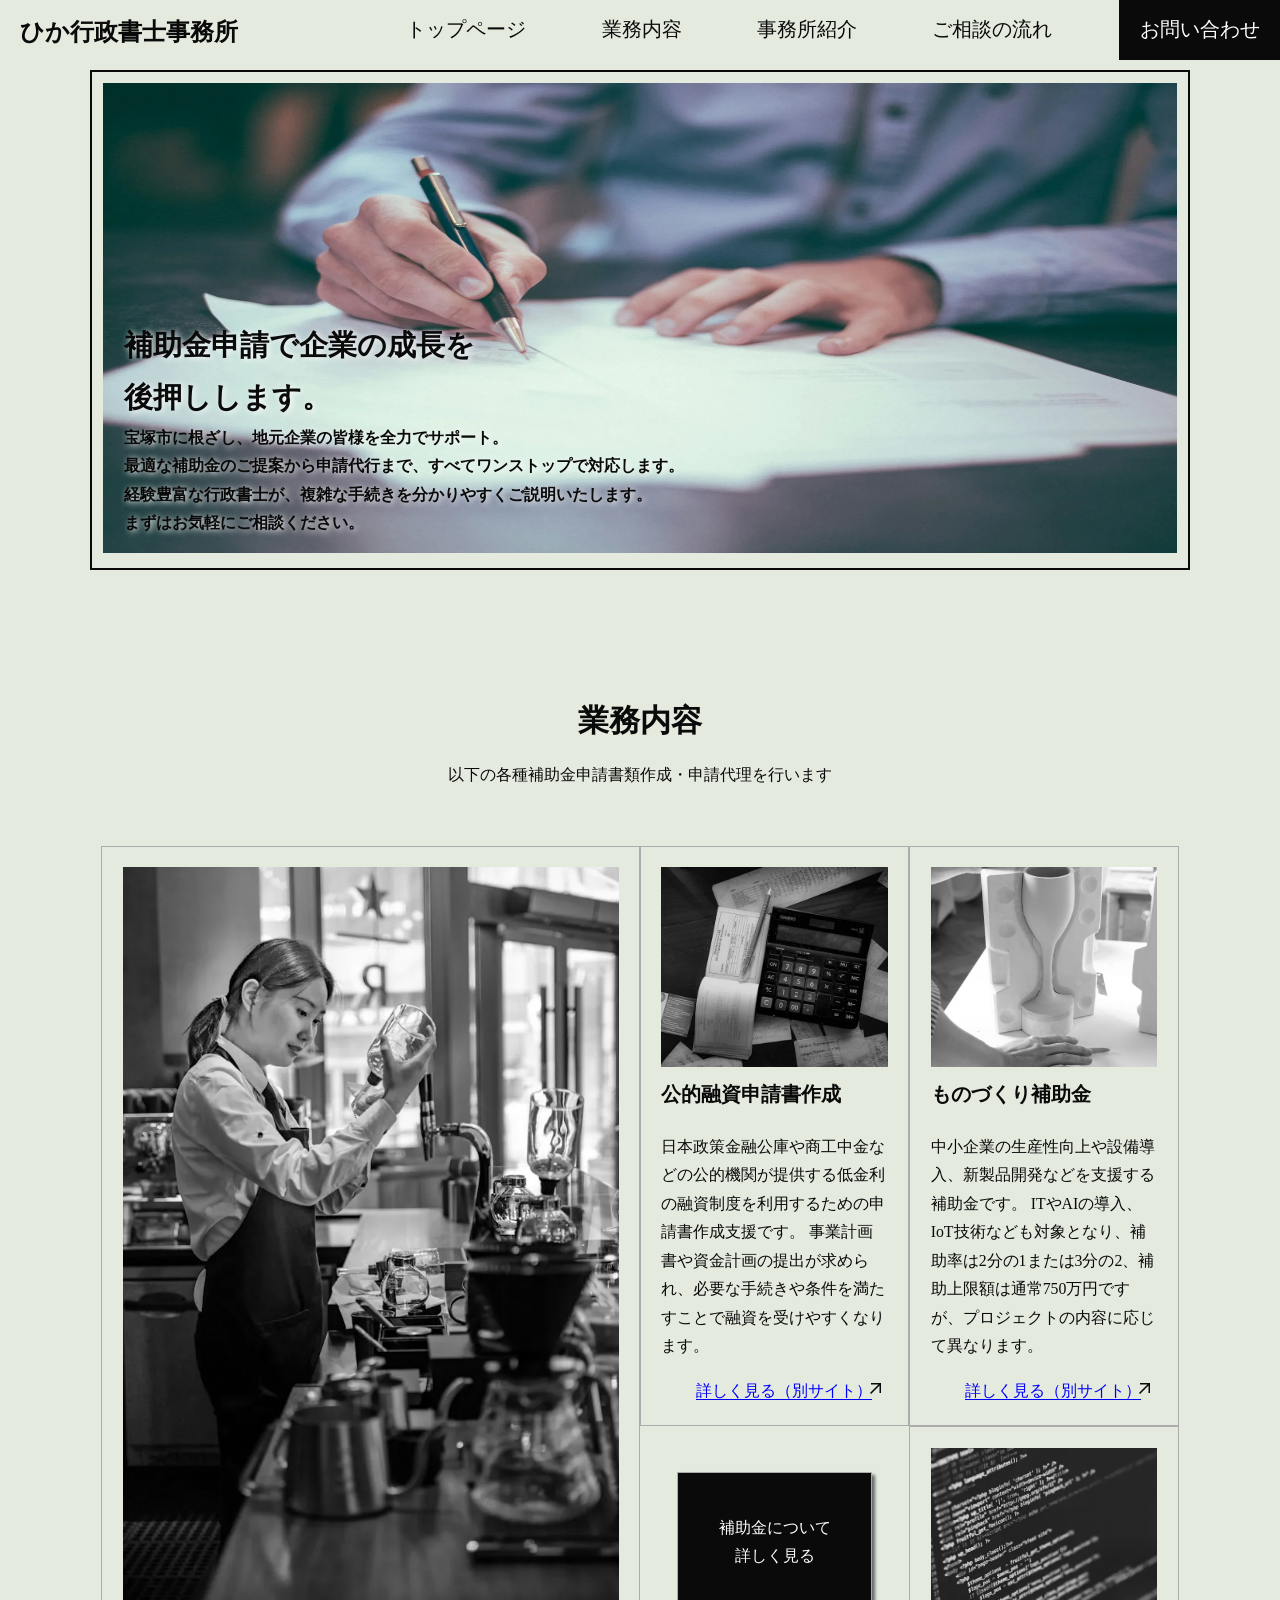
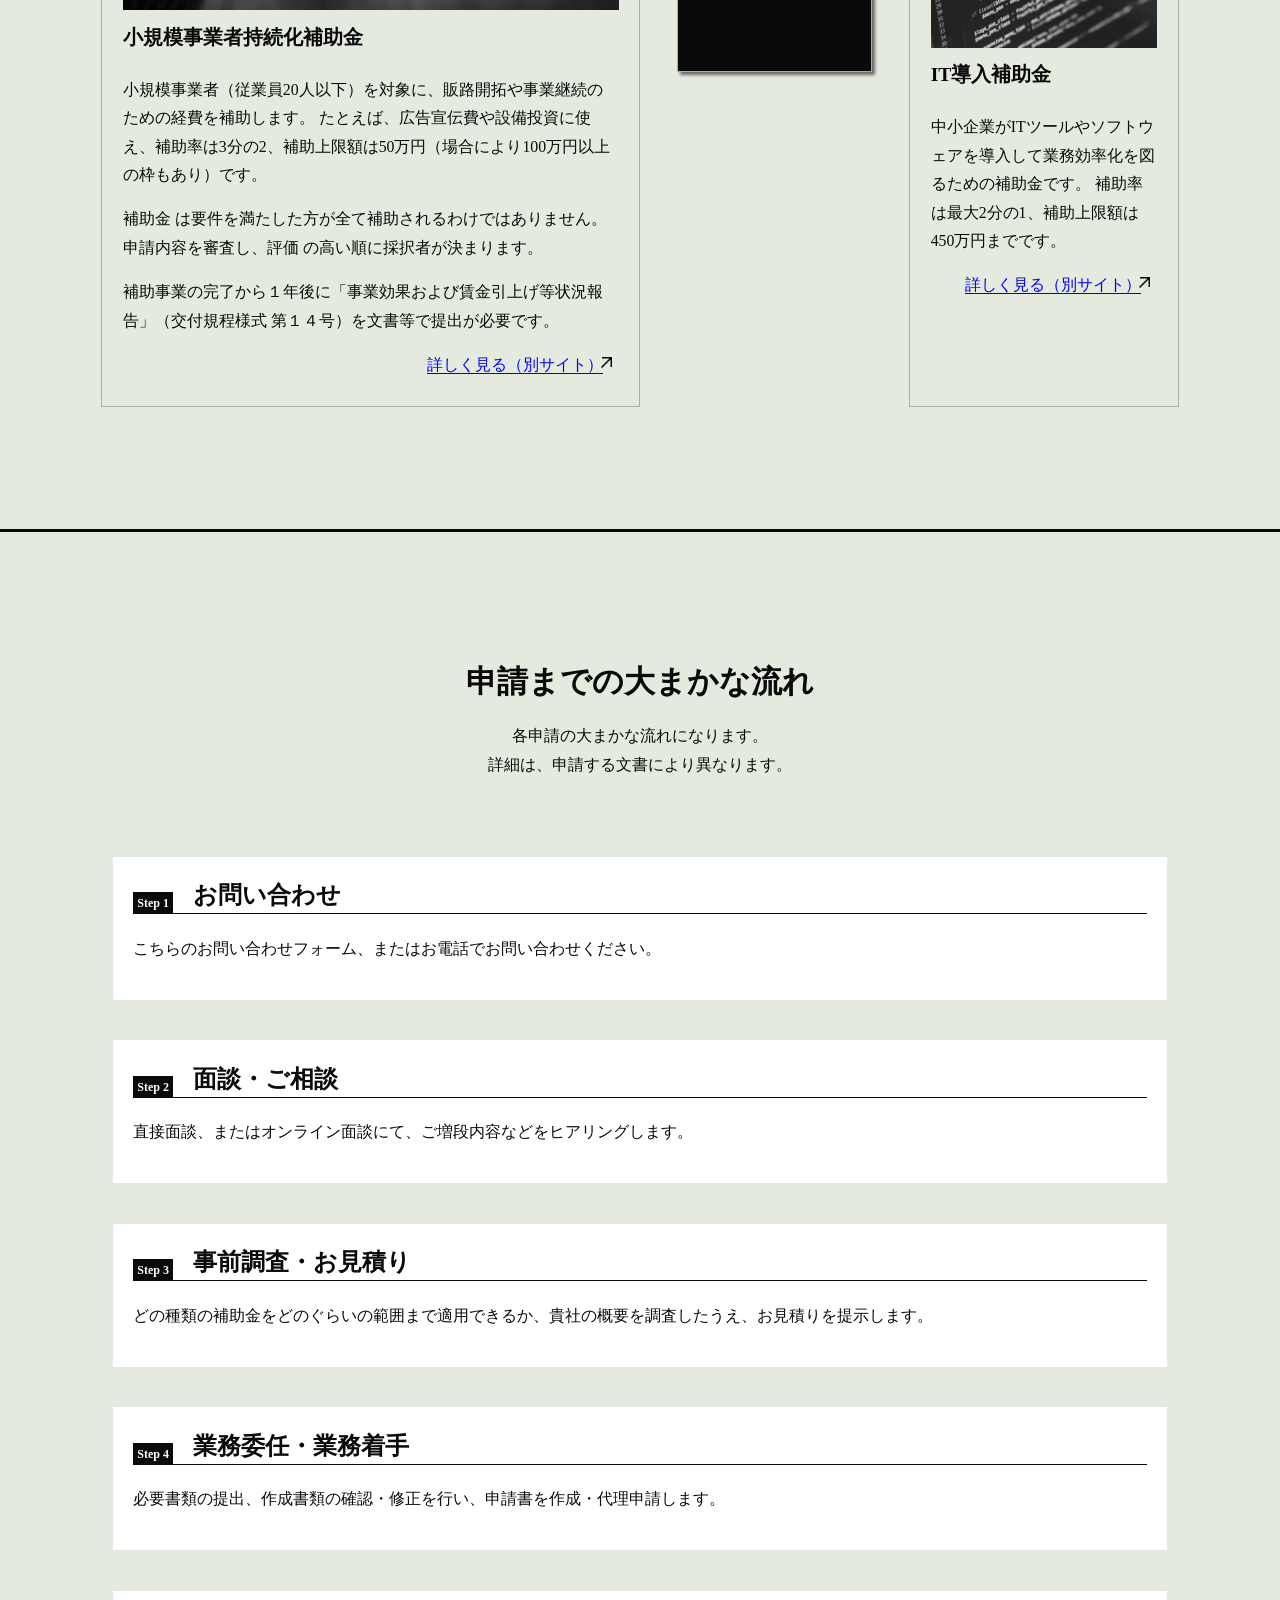
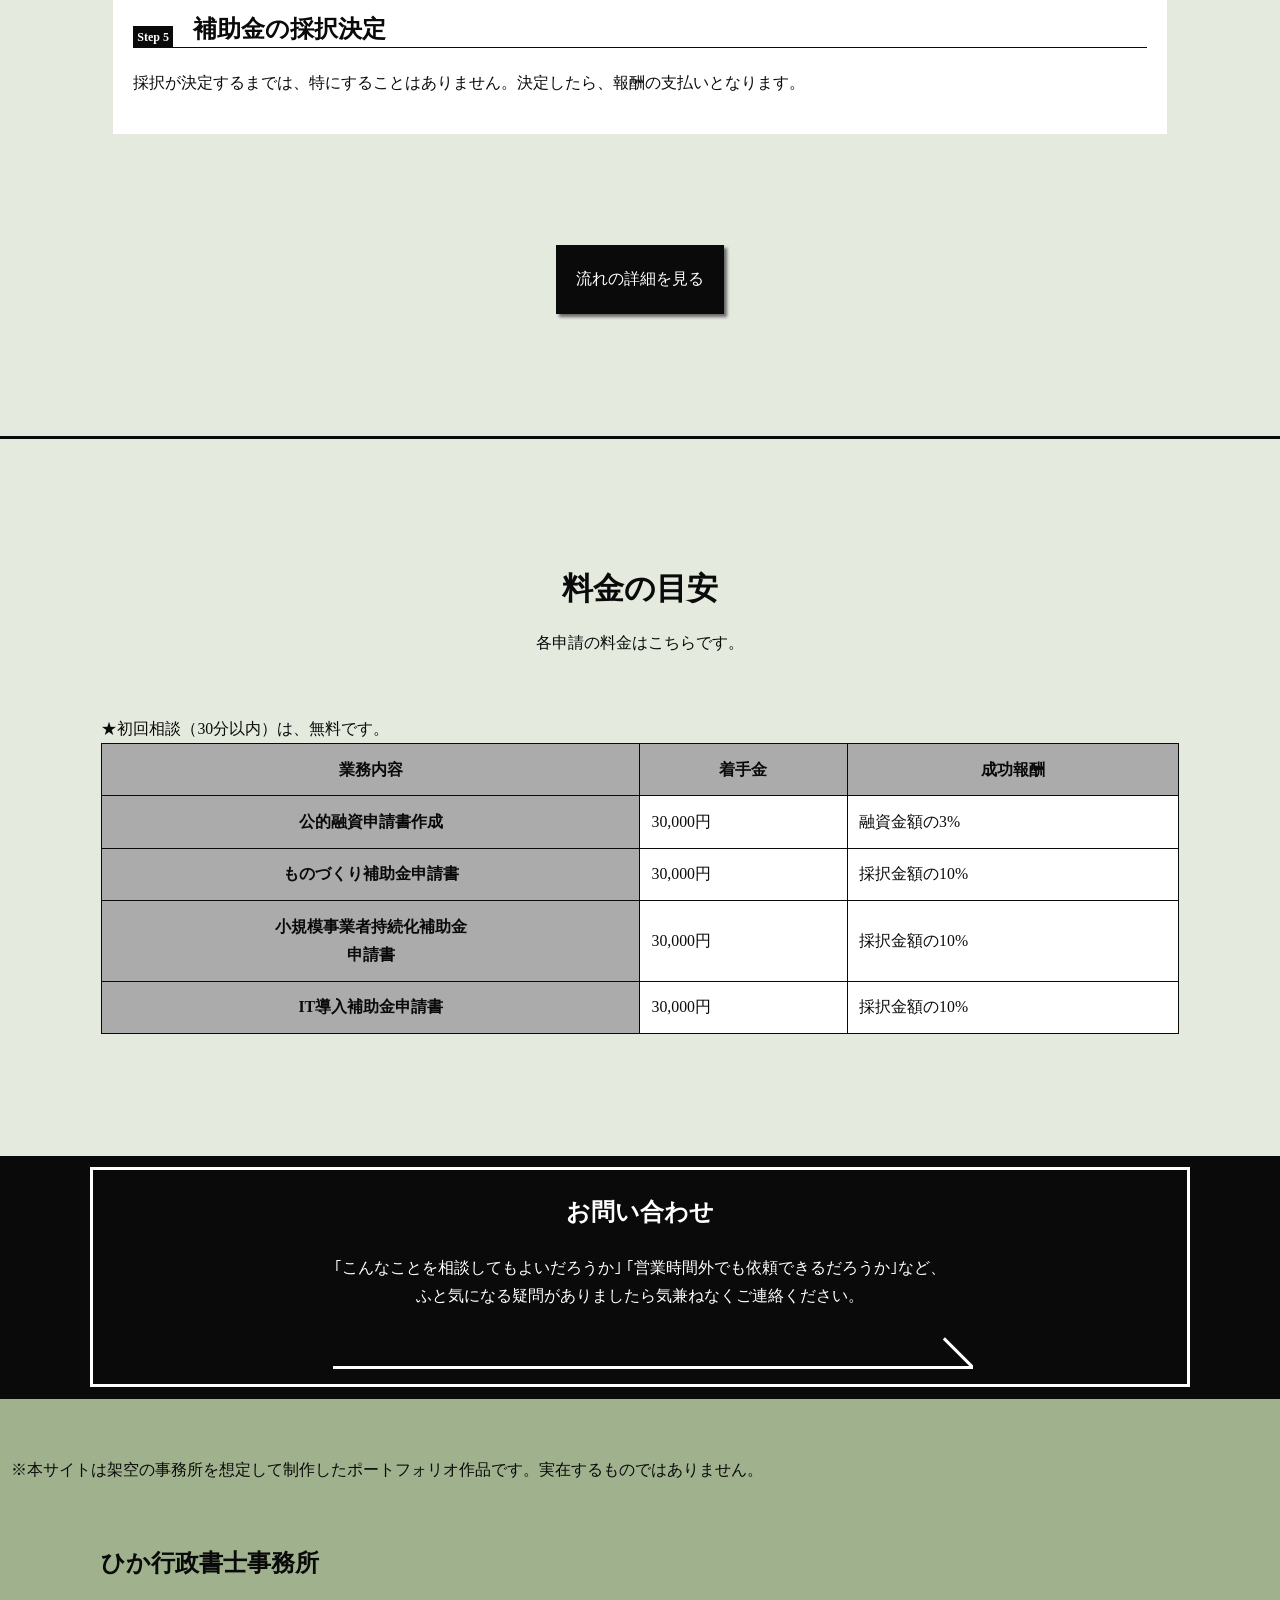
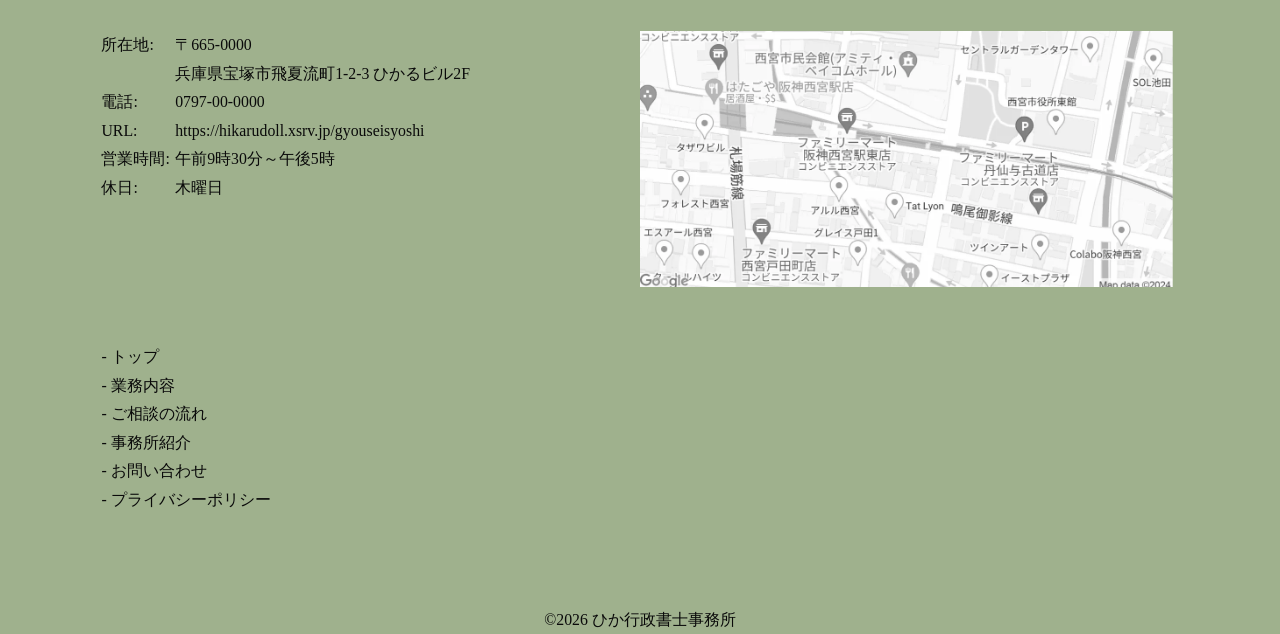
<file: index.html>
<!doctype html>
<html lang="ja">
  <head>
    <meta charset="UTF-8" />
    <meta name="robots" content="noindex, nofollow" />
    <meta name="viewport" content="width=device-width, initial-scale=1.0" />
    <title>ひか行政書士事務所｜デモサイト</title>
    <meta
      name="description"
      content="宝塚市を拠点とする行政書士事務所です。補助金・助成金の申請サポート、公的融資申請書の作成を中心に、各種許認可申請や書類作成など幅広い手続きに対応しています。初めての方もお気軽にご相談ください。"
    />
    <link rel="stylesheet" href="assets/css/variable.css" />
    <link rel="stylesheet" href="assets/css/reset.css" />
    <link rel="stylesheet" href="style.css" />
    <link rel="stylesheet" href="assets/css/main.css" />
    <link rel="stylesheet" href="responsive.css" />
    <!-- 構造化データ ----------------------------------------->
    <script type="application/ld+json">
      {
        "@context": "https://schema.org",
        "@type": "LegalService",
        "name": "ひか行政書士事務所",
        "url": "https://hikarudoll.xsrv.jp/gyouseisyoshi/",
        "telephone": "+81-0797-00-0000",
        "priceRange": "¥30,000〜",
        "address": {
          "@type": "PostalAddress",
          "postalCode": "665-0000",
          "addressRegion": "兵庫県",
          "addressLocality": "宝塚市",
          "streetAddress": "飛夏流町1-2-3 ひかるビル2F",
          "addressCountry": "JP"
        }
      }
    </script>
    <!-- Google Analyticsのタグを貼る場所 --------------------->
  </head>
  <body>
    <!-- header------------------------------------->
    <header class="header flex">
      <h1 class="logo">ひか行政書士事務所</h1>
      <button
        class="ham"
        aria-label="メニューを開く"
        aria-controls="main-navigation"
        aria-expanded="false"
      >
        <span class="ham1"></span>
        <span class="ham2"></span>
        <span class="ham3"></span>
      </button>
      <nav class="main-navigation" id="main-navigation">
        <ul class="nav-menu flex">
          <li><a href="index.html">トップページ</a></li>
          <li><a href="detail.html">業務内容</a></li>
          <li><a href="about.html">事務所紹介</a></li>
          <li><a href="flow.html">ご相談の流れ</a></li>
          <li class="contact-button">
            <a href="contact.html">お問い合わせ</a>
          </li>
          <li id="js-focus-trap" tabindex="0"></li>
        </ul>
      </nav>
    </header>
    <!-- mainvisual ---------------------------------->
    <div class="mainvisual wrapper">
      <div class="image">
        <img src="assets/img/mainvisual_img.webp" alt="字を書いている人" />
      </div>
      <p class="catchphrase">
        <span>補助金申請で企業の成長を<br class="blank" />後押しします。 </span
        ><br />
        宝塚市に根ざし、地元企業の皆様を全力でサポート。<br />
        最適な補助金のご提案から申請代行まで、すべてワンストップで対応します。<br />
        経験豊富な行政書士が、複雑な手続きを分かりやすくご説明いたします。<br />
        まずはお気軽にご相談ください。
      </p>
    </div>

    <!-- main----------------------------------------------->
    <main class="main front-page">
      <!-- service（業務内容）-------------->
      <section class="section service">
        <h2 class="title">業務内容</h2>
        <p class="section-phrase">
          以下の各種補助金申請書類作成・申請代理を行います
        </p>
        <div class="wrapper grid">
          <div class="item-1 item">
            <img src="assets/img/小規模事業者(2)img.webp" alt="小売り業の人" />
            <h3 class="item-title">小規模事業者持続化補助金</h3>
            <p>
              小規模事業者（従業員20人以下）を対象に、販路開拓や事業継続のための経費を補助します。
              たとえば、広告宣伝費や設備投資に使え、補助率は3分の2、補助上限額は50万円（場合により100万円以上の枠もあり）です。
            </p>
            <p>
              補助金
              は要件を満たした方が全て補助されるわけではありません。申請内容を審査し、評価
              の高い順に採択者が決まります。
            </p>
            <p>
              補助事業の完了から１年後に「事業効果および賃金引上げ等状況報告」（交付規程様式
              第１４号）を文書等で提出が必要です。
            </p>
            <div class="link">
              <a
                href="https://r3.jizokukahojokin.info/index.php"
                target="_blank"
                rel="noopener"
                >詳しく見る（別サイト）</a
              >
            </div>
          </div>
          <div class="item-2 item">
            <img src="assets/img/公的融資img.webp" alt="電卓の画像" />
            <h3 class="item-title">公的融資申請書作成</h3>
            <p>
              日本政策金融公庫や商工中金などの公的機関が提供する低金利の融資制度を利用するための申請書作成支援です。
              事業計画書や資金計画の提出が求められ、必要な手続きや条件を満たすことで融資を受けやすくなります。
            </p>
            <div class="link">
              <a
                href="https://www.jfc.go.jp/n/service/dl_kokumin.html"
                target="_blank"
                rel="noopener"
                >詳しく見る（別サイト）</a
              >
            </div>
          </div>
          <div class="item-3 item">
            <img src="assets/img/モノづくり補助金img.webp" alt="陶器を作る人" />
            <h3 class="item-title">ものづくり補助金</h3>
            <p>
              中小企業の生産性向上や設備導入、新製品開発などを支援する補助金です。
              ITやAIの導入、IoT技術なども対象となり、補助率は2分の1または3分の2、補助上限額は通常750万円ですが、プロジェクトの内容に応じて異なります。
            </p>
            <div class="link">
              <a
                href="https://portal.monodukuri-hojo.jp/"
                target="_blank"
                rel="noopener"
                >詳しく見る（別サイト）</a
              >
            </div>
          </div>
          <div class="item-5 item">
            <img
              src="assets/img/IT導入補助金img.webp"
              alt="テキストエディターの画像"
            />
            <h3 class="item-title">IT導入補助金</h3>
            <p>
              中小企業がITツールやソフトウェアを導入して業務効率化を図るための補助金です。
              補助率は最大2分の1、補助上限額は450万円までです。
            </p>
            <div class="link">
              <a
                href="https://it-shien.smrj.go.jp/"
                target="_blank"
                rel="noopener"
                >詳しく見る（別サイト）</a
              >
            </div>
          </div>
          <div class="item-4 item button">
            <a href="detail.html"
              >補助金について<br class="blank" />詳しく見る
            </a>
          </div>
        </div>
      </section>
      <!-- flow（大まかな流れ）- --------------->
      <section class="section flow">
        <h2 class="title">申請までの大まかな流れ</h2>
        <p class="section-phrase">
          各申請の大まかな流れになります。<br
            class="blank"
          />詳細は、申請する文書により異なります。
        </p>
        <ul class="wrapper grid">
          <li class="item">
            <h3 class="item-title"><span>Step 1</span>お問い合わせ</h3>
            <p>
              こちらのお問い合わせフォーム、またはお電話でお問い合わせください。
            </p>
          </li>
          <li class="item">
            <h3 class="item-title"><span>Step 2</span>面談・ご相談</h3>
            <p>
              直接面談、またはオンライン面談にて、ご増段内容などをヒアリングします。
            </p>
          </li>
          <li class="item">
            <h3 class="item-title"><span>Step 3</span>事前調査・お見積り</h3>
            <p>
              どの種類の補助金をどのぐらいの範囲まで適用できるか、貴社の概要を調査したうえ、お見積りを提示します。
            </p>
          </li>
          <li class="item">
            <h3 class="item-title"><span>Step 4</span>業務委任・業務着手</h3>
            <p>
              必要書類の提出、作成書類の確認・修正を行い、申請書を作成・代理申請します。
            </p>
          </li>
          <li class="item last-item">
            <h3 class="item-title"><span>Step 5</span>補助金の採択決定</h3>
            <p>
              採択が決定するまでは、特にすることはありません。決定したら、報酬の支払いとなります。
            </p>
          </li>
        </ul>
        <div class="section-button button">
          <a href="flow.html">流れの詳細を見る</a>
        </div>
      </section>
      <!-- price（料金の目安）- ---------------->
      <section class="section price">
        <h2 class="title">料金の目安</h2>
        <p class="section-phrase">各申請の料金はこちらです。</p>
        <div class="wrapper">
          <p>★初回相談（30分以内）は、無料です。</p>
          <table>
            <thead>
              <tr>
                <th>業務内容</th>
                <th>着手金</th>
                <th>成功報酬</th>
              </tr>
            </thead>
            <tbody>
              <tr>
                <th>公的融資申請書作成</th>
                <td>30,000円</td>
                <td>融資金額の3%</td>
              </tr>
              <tr>
                <th>ものづくり補助金申請書</th>
                <td>30,000円</td>
                <td>採択金額の10%</td>
              </tr>
              <tr>
                <th>小規模事業者持続化補助金<br class="blank" />申請書</th>
                <td>30,000円</td>
                <td>採択金額の10%</td>
              </tr>
              <tr>
                <th>IT導入補助金申請書</th>
                <td>30,000円</td>
                <td>採択金額の10%</td>
              </tr>
            </tbody>
          </table>
        </div>
      </section>
      <!-- contact（お問い合わせ）- ---------->
      <section class="contact">
        <a href="contact.html" class="wrapper">
          <h2>お問い合わせ</h2>
          <p>
            ｢こんなことを相談してもよいだろうか｣
            ｢営業時間外でも依頼できるだろうか｣など、<br class="blank" />
            ふと気になる疑問がありましたら気兼ねなくご連絡ください。
          </p>
        </a>
      </section>
    </main>
    <!-- footer- --------------------------------------->
    <footer class="footer">
      <p class="attention">
        ※本サイトは架空の事務所を想定して制作したポートフォリオ作品です。実在するものではありません。
      </p>
      <div class="wrapper">
        <div class="item">
          <div class="logo">ひか行政書士事務所</div>
          <div class="flex">
            <dl class="grid">
              <dt>所在地:</dt>
              <dd>
                〒665-0000<br />
                兵庫県宝塚市飛夏流町1-2-3 ひかるビル2F
              </dd>
              <dt>電話:</dt>
              <dd>0797-00-0000</dd>
              <dt>URL:</dt>
              <dd>https://hikarudoll.xsrv.jp/gyouseisyoshi</dd>
              <dt>営業時間:</dt>
              <dd>午前9時30分～午後5時</dd>
              <dt>休日:</dt>
              <dd>木曜日</dd>
            </dl>
            <div class="map">
              <img src="assets/img/map.webp" alt="地図" />
            </div>
          </div>
        </div>
        <ul class="footer-nav-menu" aria-label="フッターメニュー">
          <li><a href="index.html">トップ</a></li>
          <li><a href="detail.html">業務内容</a></li>
          <li><a href="flow.html">ご相談の流れ</a></li>
          <li><a href="about.html">事務所紹介</a></li>
          <li><a href="contact.html">お問い合わせ</a></li>
          <li><a href="privacy-policy.html">プライバシーポリシー</a></li>
        </ul>
      </div>
      <p class="copy">&copy;<span id="year"></span> ひか行政書士事務所</p>
    </footer>
    <!-- /footer- ------------------------------------------------->
    <script src="main.js"></script>
  </body>
</html>
</file>
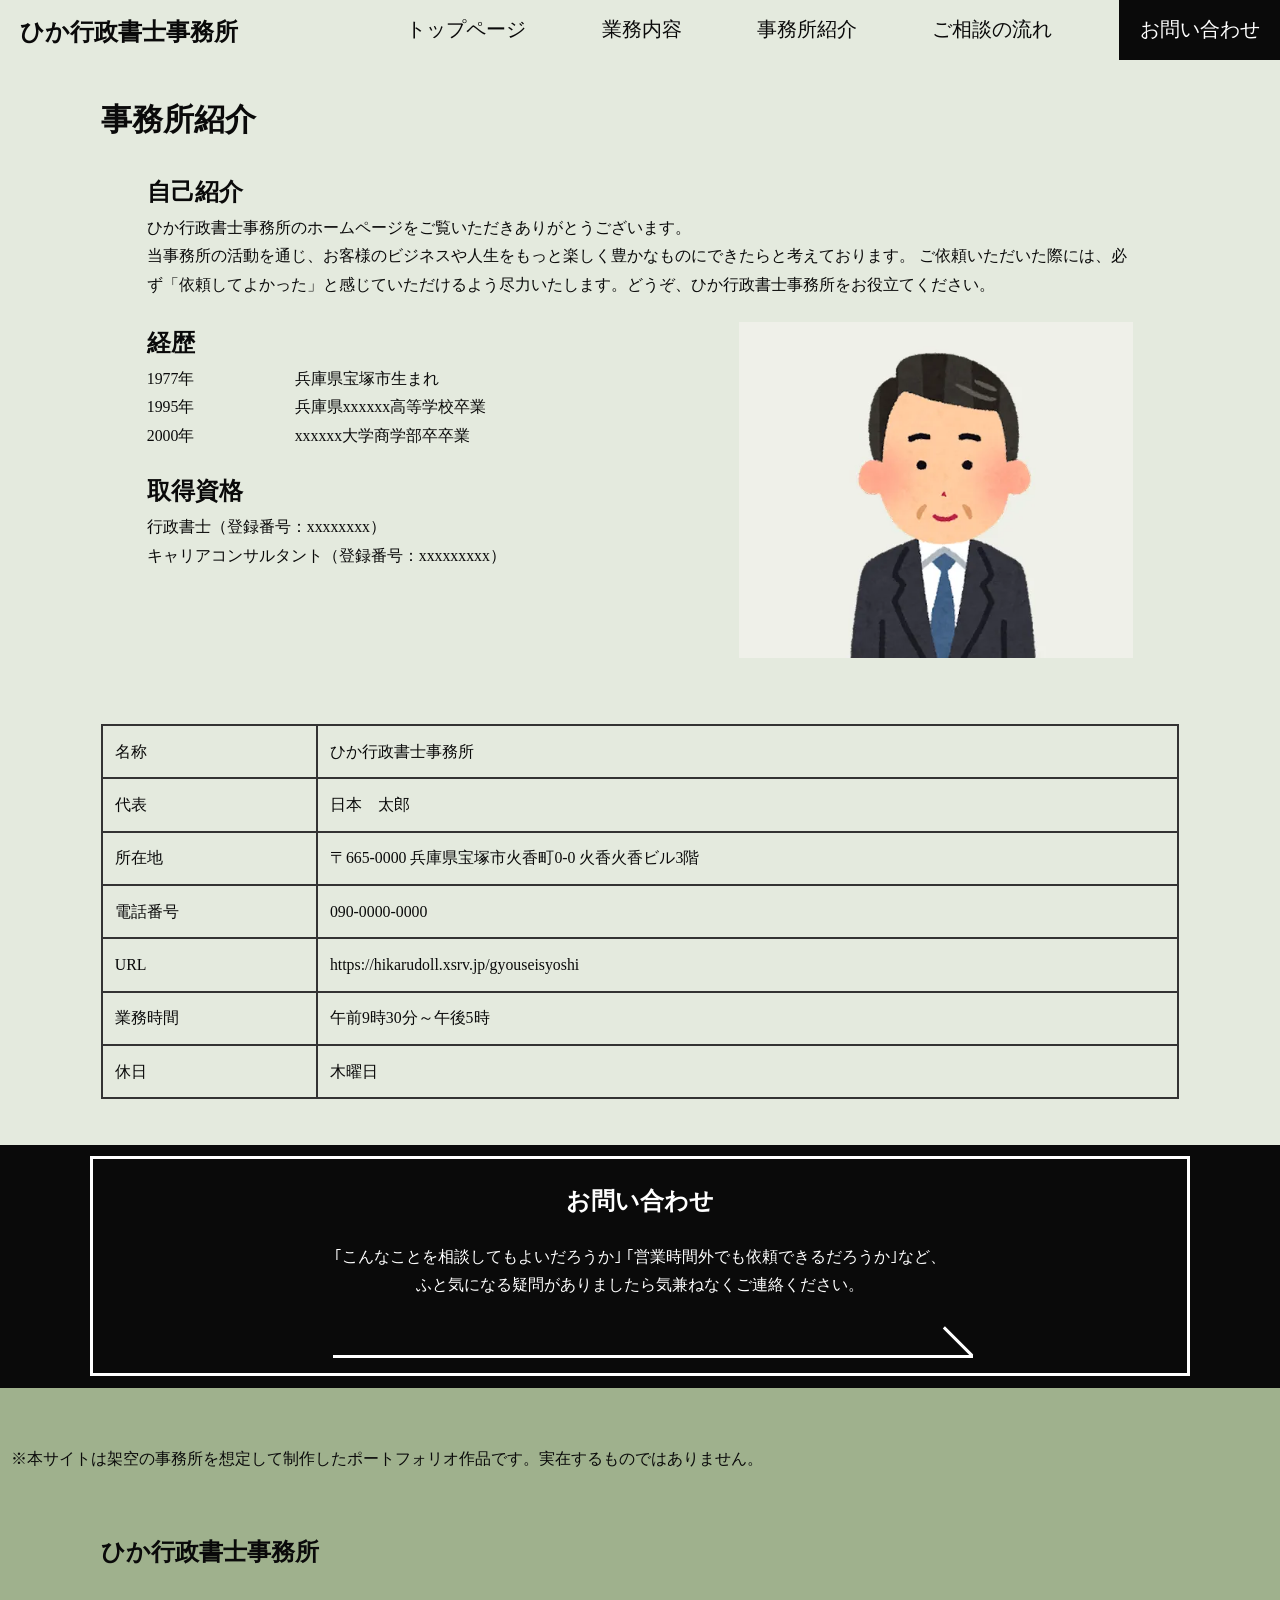
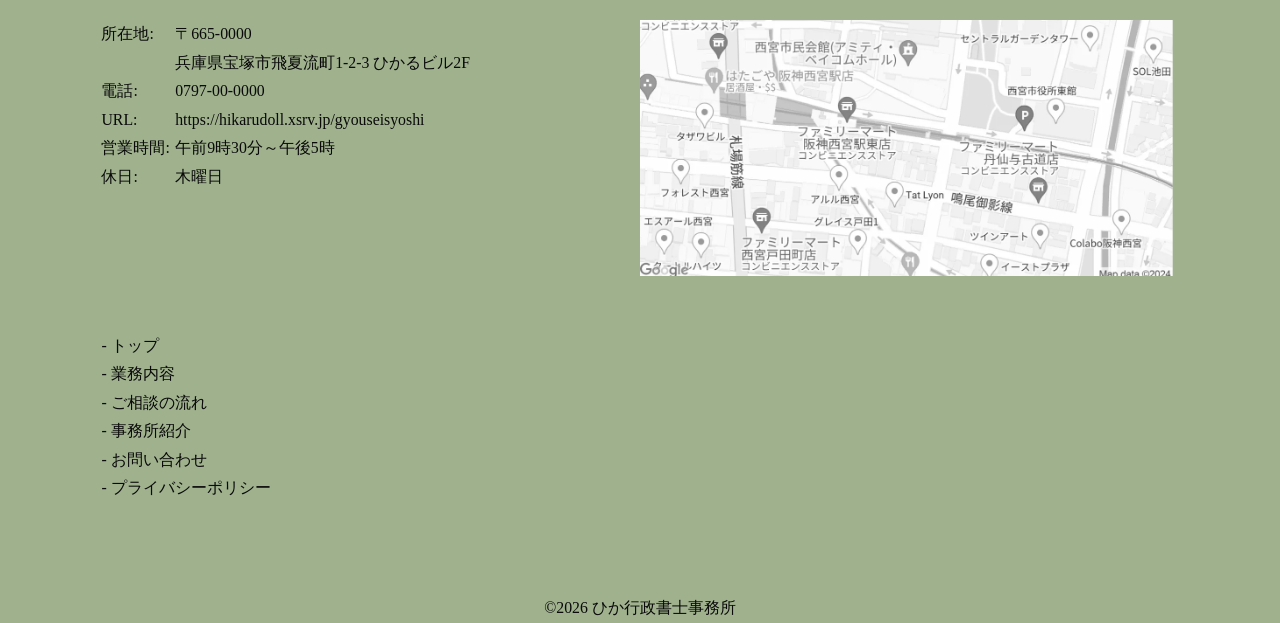
<file: about.html>
<!doctype html>
<html lang="ja">
  <head>
    <meta charset="UTF-8" />
    <meta name="robots" content="noindex, nofollow" />
    <meta name="viewport" content="width=device-width, initial-scale=1.0" />
    <title>ひか行政書士事務所</title>
    <meta name="description" content="" />
    <link rel="stylesheet" href="assets/css/variable.css" />
    <link rel="stylesheet" href="assets/css/reset.css" />
    <link rel="stylesheet" href="style.css" />
    <link rel="stylesheet" href="assets/css/main.css" />
    <link rel="stylesheet" href="responsive.css" />
    <!-- 構造化データ ----------------------------->
    <script type="application/ld+json">
      {
        "@context": "https://schema.org",
        "@graph": [
          {
            "@type": "BreadcrumbList",
            "itemListElement": [
              {
                "@type": "ListItem",
                "position": 1,
                "name": "ホーム",
                "item": "https://hikarudoll.xsrv.jp/gyouseisyoshi/"
              },
              {
                "@type": "ListItem",
                "position": 2,
                "name": "事務所紹介",
                "item": "https://example.com/about/"
              }
            ]
          },
          {
            "@type": "AboutPage",
            "name": "事務所紹介・プロフィール",
            "description": "代表行政書士の経歴・ご挨拶をご紹介します。",
            "mainEntity": {
              "@type": "Person",
              "name": "日本　太郎",
              "jobTitle": "代表行政書士",
              "worksFor": {
                "@type": "LegalService",
                "name": "ひか行政書士事務所"
              }
            }
          }
        ]
      }
    </script>
    <!-- Google Analyticsのタグを貼る場所 --------->
  </head>
  <body>
    <!-- header --------------------------------->
    <header class="header flex">
      <h1 class="logo">ひか行政書士事務所</h1>
      <button
        class="ham"
        aria-label="メニューを開く"
        aria-controls="main-navigation"
        aria-expanded="false"
      >
        <span class="ham1"></span>
        <span class="ham2"></span>
        <span class="ham3"></span>
      </button>
      <nav class="main-navigation" id="main-navigation">
        <ul class="nav-menu flex">
          <li><a href="index.html">トップページ</a></li>
          <li><a href="detail.html">業務内容</a></li>
          <li><a href="about.html">事務所紹介</a></li>
          <li><a href="flow.html">ご相談の流れ</a></li>
          <li class="contact-button">
            <a href="contact.html">お問い合わせ</a>
          </li>
          <li id="js-focus-trap" tabindex="0"></li>
        </ul>
      </nav>
    </header>
    <!-- main- ------------------------->
    <main class="main about">
      <div class="wrapper">
        <h1 class="page-title">事務所紹介</h1>

        <section class="introduction item">
          <h2>自己紹介</h2>
          <p>
            ひか行政書士事務所のホームページをご覧いただきありがとうございます。
          </p>
          <p>
            当事務所の活動を通じ、お客様のビジネスや人生をもっと楽しく豊かなものにできたらと考えております。
            ご依頼いただいた際には、必ず「依頼してよかった」と感じていただけるよう尽力いたします。どうぞ、ひか行政書士事務所をお役立てください。
          </p>
        </section>

        <div class="item grid">
          <div>
            <section class="career">
              <h2>経歴</h2>
              <dl>
                <dt>1977年</dt>
                <dd>兵庫県宝塚市生まれ</dd>
                <dt>1995年</dt>
                <dd>兵庫県xxxxxx高等学校卒業</dd>
                <dt>2000年</dt>
                <dd>xxxxxx大学商学部卒卒業</dd>
              </dl>
            </section>
            <section class="license">
              <h2>取得資格</h2>
              <ul>
                <li>行政書士（登録番号：xxxxxxxx）</li>
                <li>キャリアコンサルタント（登録番号：xxxxxxxxx）</li>
              </ul>
            </section>
          </div>
          <div class="image">
            <img src="assets/img/businessman.webp" alt="行政書士のイラスト" />
          </div>
        </div>
        <section class="summary">
          <dl class="grid">
            <dt>名称</dt>
            <dd>ひか行政書士事務所</dd>
            <dt>代表</dt>
            <dd>日本　太郎</dd>
            <dt>所在地</dt>
            <dd>〒665-0000 兵庫県宝塚市火香町0-0 火香火香ビル3階</dd>
            <dt>電話番号</dt>
            <dd>090-0000-0000</dd>
            <dt>URL</dt>
            <dd>https://hikarudoll.xsrv.jp/gyouseisyoshi</dd>
            <dt>業務時間</dt>
            <dd>午前9時30分～午後5時</dd>
            <dt>休日</dt>
            <dd>木曜日</dd>
          </dl>
        </section>
      </div>
      <!-- section contact（お問い合わせ）- ---------->
      <section class="contact">
        <a href="contact.html" class="wrapper">
          <h2>お問い合わせ</h2>
          <p>
            ｢こんなことを相談してもよいだろうか｣
            ｢営業時間外でも依頼できるだろうか｣など、<br class="blank" />
            ふと気になる疑問がありましたら気兼ねなくご連絡ください。
          </p>
        </a>
      </section>
    </main>
    <!-- footer- --------------------------------->
    <footer class="footer">
      <p class="attention">
        ※本サイトは架空の事務所を想定して制作したポートフォリオ作品です。実在するものではありません。
      </p>
      <div class="wrapper">
        <div class="item">
          <div class="logo">ひか行政書士事務所</div>
          <div class="flex">
            <dl class="grid">
              <dt>所在地:</dt>
              <dd>
                〒665-0000<br />
                兵庫県宝塚市飛夏流町1-2-3 ひかるビル2F
              </dd>
              <dt>電話:</dt>
              <dd>0797-00-0000</dd>
              <dt>URL:</dt>
              <dd>https://hikarudoll.xsrv.jp/gyouseisyoshi</dd>
              <dt>営業時間:</dt>
              <dd>午前9時30分～午後5時</dd>
              <dt>休日:</dt>
              <dd>木曜日</dd>
            </dl>
            <div class="map">
              <img src="assets/img/map.webp" alt="地図" />
            </div>
          </div>
        </div>
        <ul class="footer-nav-menu" aria-label="フッターメニュー">
          <li><a href="index.html">トップ</a></li>
          <li><a href="detail.html">業務内容</a></li>
          <li><a href="flow.html">ご相談の流れ</a></li>
          <li><a href="about.html">事務所紹介</a></li>
          <li><a href="contact.html">お問い合わせ</a></li>
          <li><a href="privacy-policy.html">プライバシーポリシー</a></li>
        </ul>
      </div>
      <p class="copy">&copy;<span id="year"></span> ひか行政書士事務所</p>
    </footer>
    <!-- /footer- ------------------------------------------------->
    <script src="main.js"></script>
  </body>
</html>
</file>
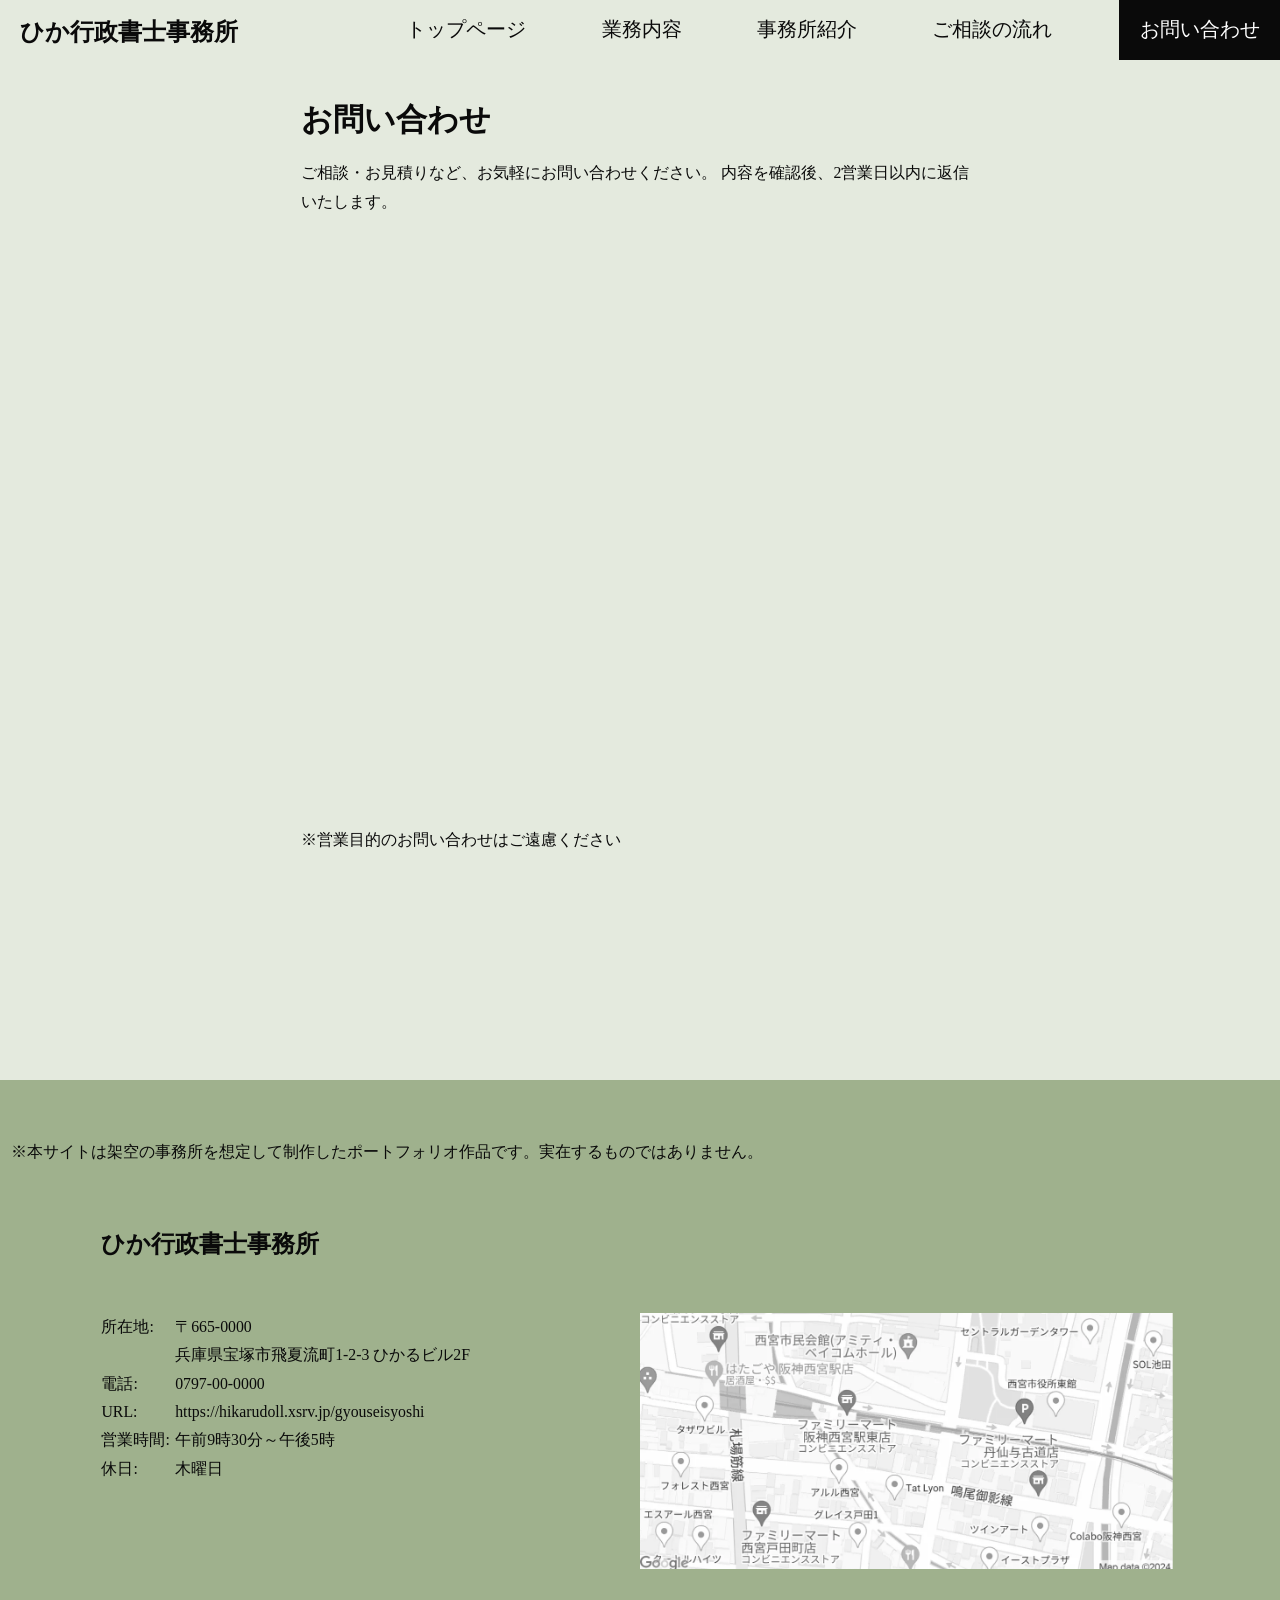
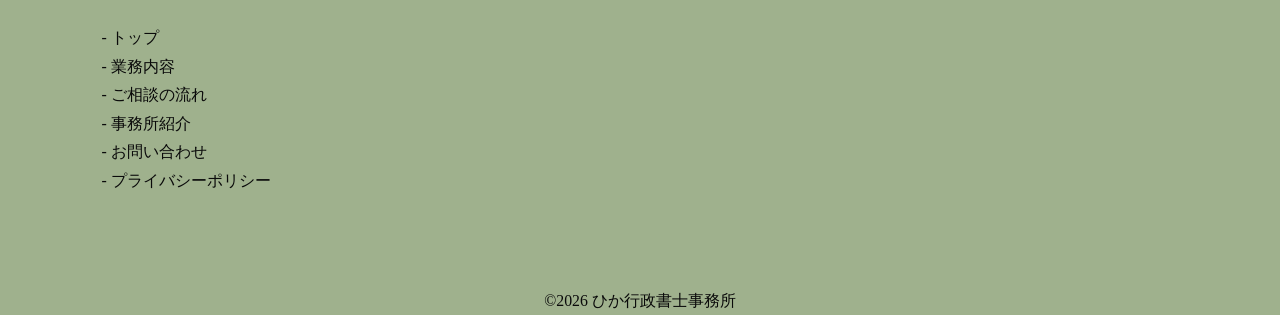
<file: contact.html>
<!doctype html>
<html lang="ja">
  <head>
    <meta charset="UTF-8" />
    <meta name="robots" content="noindex, nofollow" />
    <meta name="viewport" content="width=device-width, initial-scale=1.0" />
    <title>ひか行政書士事務所｜お問い合わせ</title>
    <meta
      name="description"
      content="宝塚市のひか行政書士事務所への お問い合わせはこちら。補助金・助成金申請、公的融資申請書の作成など、各種手続きに関するご相談を承っております。"
    />
    <link rel="stylesheet" href="assets/css/variable.css" />
    <link rel="stylesheet" href="assets/css/reset.css" />
    <link rel="stylesheet" href="style.css" />
    <link rel="stylesheet" href="assets/css/main.css" />
    <link rel="stylesheet" href="responsive.css" />
    <!-- 構造化データ ------------------------------------>
    <script type="application/ld+json">
      {
        "@context": "https://schema.org",
        "@graph": [
          {
            "@type": "BreadcrumbList",
            "itemListElement": [
              {
                "@type": "ListItem",
                "position": 1,
                "name": "ホーム",
                "item": "https://hikarudoll.xsrv.jp/gyouseisyoshi/"
              },
              {
                "@type": "ListItem",
                "position": 2,
                "name": "お問い合わせ",
                "item": "https://hikarudoll.xsrv.jp/gyouseisyoshi/contact.html/"
              }
            ]
          },
          {
            "@type": "ContactPage",
            "name": "無料相談・お見積り・お問い合わせ",
            "description": "ひか行政書士事務所へのお問い合わせ・ご相談予約はこちらからどうぞ。"
          }
        ]
      }
    </script>
    <!-- Google Analyticsのタグを貼る場所 ---------------->
  </head>
  <body>
    <!-- header- ----------------------------------------->
    <header class="header flex">
      <h1 class="logo">ひか行政書士事務所</h1>
      <button
        class="ham"
        aria-label="メニューを開く"
        aria-controls="main-navigation"
        aria-expanded="false"
      >
        <span class="ham1"></span>
        <span class="ham2"></span>
        <span class="ham3"></span>
      </button>
      <nav class="main-navigation" id="main-navigation">
        <ul class="nav-menu flex">
          <li><a href="index.html">トップページ</a></li>
          <li><a href="detail.html">業務内容</a></li>
          <li><a href="about.html">事務所紹介</a></li>
          <li><a href="flow.html">ご相談の流れ</a></li>
          <li class="contact-button">
            <a href="contact.html">お問い合わせ</a>
          </li>
          <li id="js-focus-trap" tabindex="0"></li>
        </ul>
      </nav>
    </header>
    <!-- main- --------------------------------------->
    <main class="main contact-form" id="contact-form">
      <div class="wrapper">
        <h1 class="page-title">お問い合わせ</h1>
        <p>
          ご相談・お見積りなど、お気軽にお問い合わせください。
          内容を確認後、2営業日以内に返信いたします。
        </p>
        <!-- Formzuのコンタクトフォーム挿入 -->
        <iframe
          src="https://ws.formzu.net/dist/S719430152/"
          style="height: 600px; max-width: 1100px; width: 100%; border: 0"
        ></iframe>
        <p>※営業目的のお問い合わせはご遠慮ください</p>
      </div>
    </main>
    <!-- footer- ---------------------------------->
    <footer class="footer">
      <p class="attention">
        ※本サイトは架空の事務所を想定して制作したポートフォリオ作品です。実在するものではありません。
      </p>
      <div class="wrapper">
        <div class="item">
          <div class="logo">ひか行政書士事務所</div>
          <div class="flex">
            <dl class="grid">
              <dt>所在地:</dt>
              <dd>
                〒665-0000<br />
                兵庫県宝塚市飛夏流町1-2-3 ひかるビル2F
              </dd>
              <dt>電話:</dt>
              <dd>0797-00-0000</dd>
              <dt>URL:</dt>
              <dd>https://hikarudoll.xsrv.jp/gyouseisyoshi</dd>
              <dt>営業時間:</dt>
              <dd>午前9時30分～午後5時</dd>
              <dt>休日:</dt>
              <dd>木曜日</dd>
            </dl>
            <div class="map">
              <img src="assets/img/map.webp" alt="地図" />
            </div>
          </div>
        </div>
        <ul class="footer-nav-menu" aria-label="フッターメニュー">
          <li><a href="index.html">トップ</a></li>
          <li><a href="detail.html">業務内容</a></li>
          <li><a href="flow.html">ご相談の流れ</a></li>
          <li><a href="about.html">事務所紹介</a></li>
          <li><a href="contact.html">お問い合わせ</a></li>
          <li><a href="privacy-policy.html">プライバシーポリシー</a></li>
        </ul>
      </div>
      <p class="copy">&copy;<span id="year"></span> ひか行政書士事務所</p>
    </footer>
    <!-- /footer- ------------------------------------------------->
    <script src="main.js"></script>
  </body>
</html>
</file>
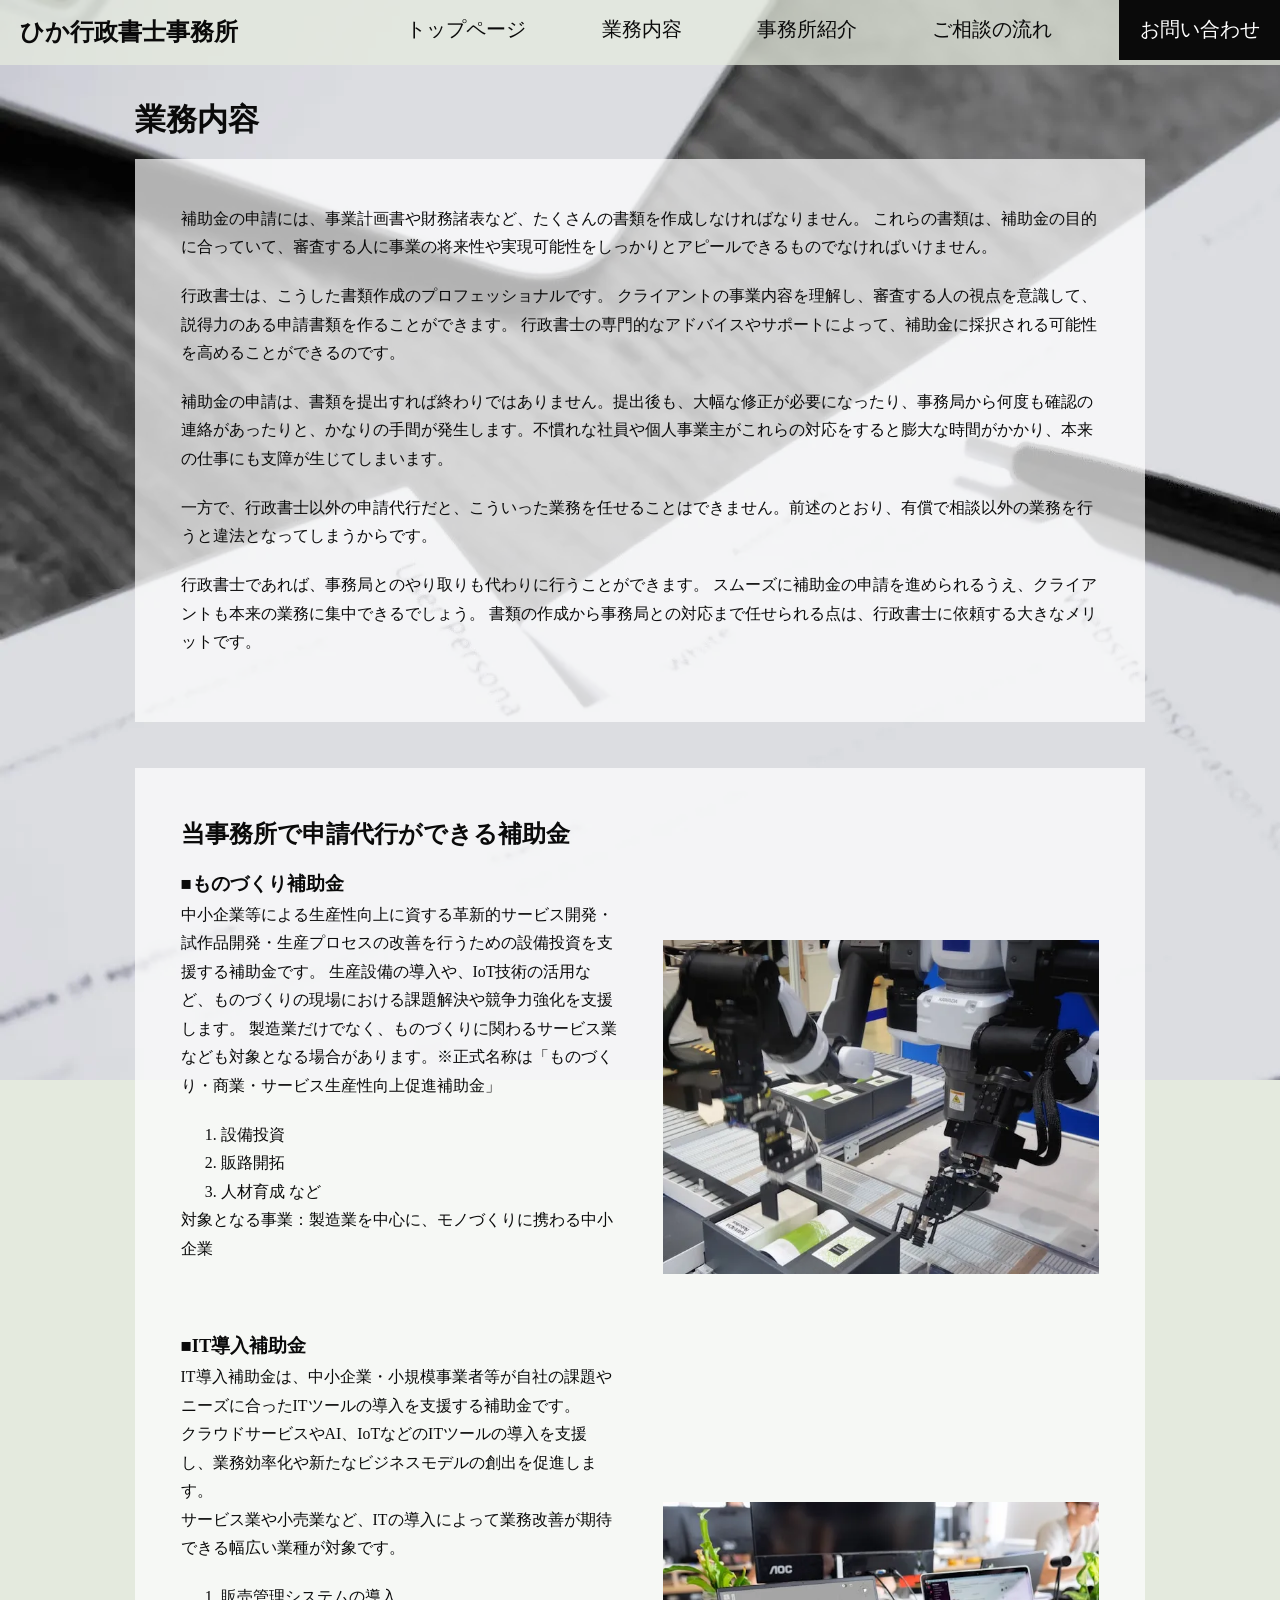
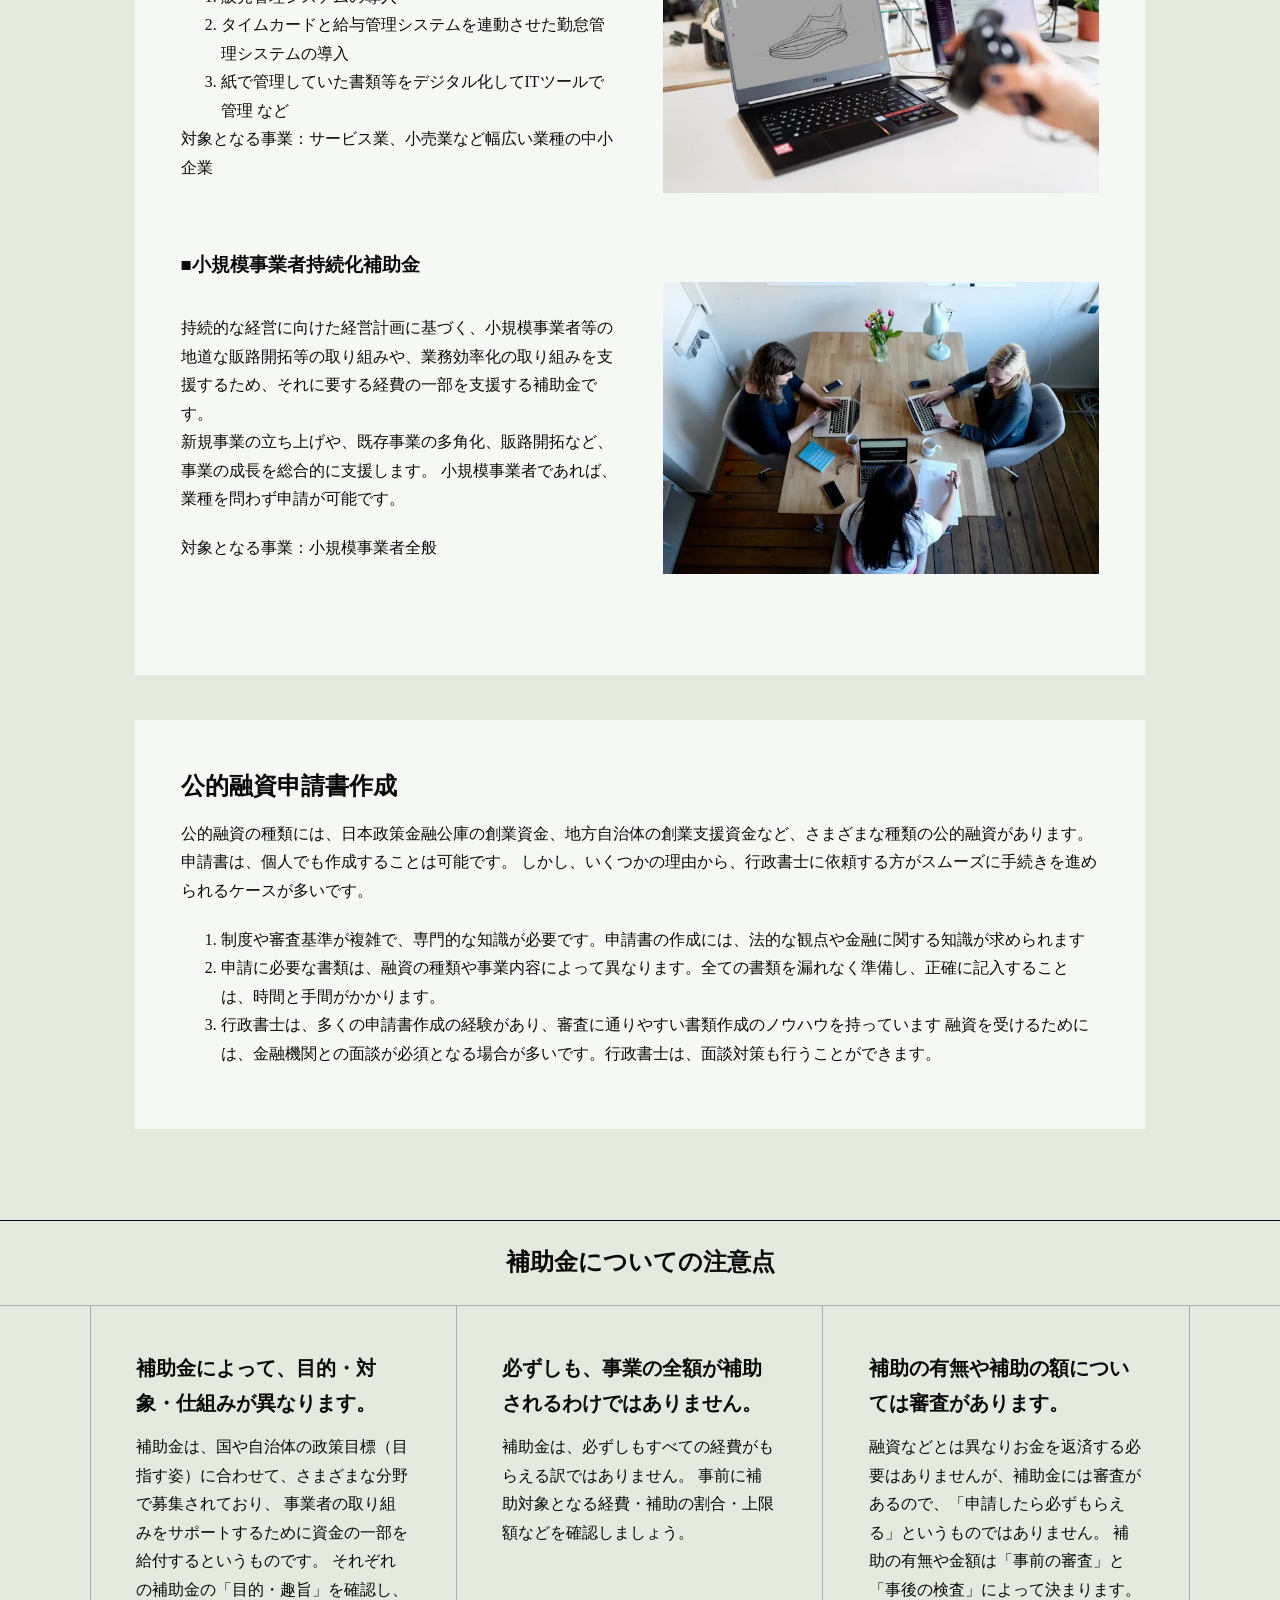
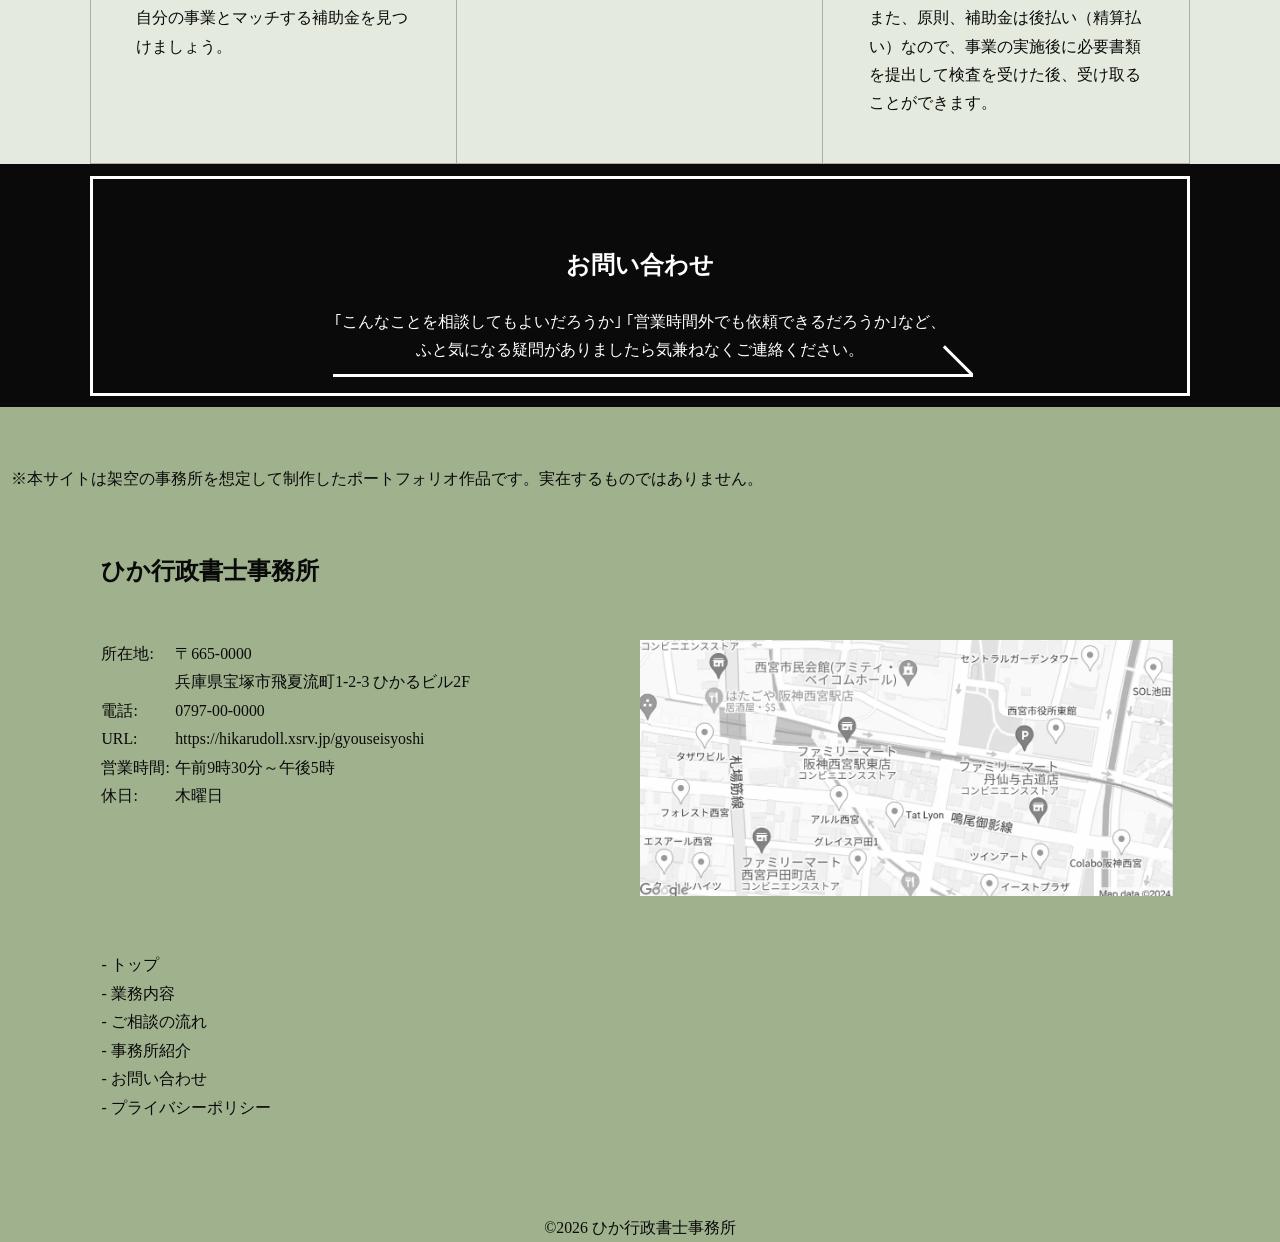
<file: detail.html>
<!doctype html>
<html lang="ja">
  <head>
    <meta charset="UTF-8" />
    <meta name="robots" content="noindex, nofollow" />
    <meta name="viewport" content="width=device-width, initial-scale=1.0" />
    <title>ひか行政書士事務所｜業務内容</title>
    <meta
      name="description"
      content="宝塚市のひか行政書士事務所における主な業務内容についてご案内します。"
    />
    <link rel="stylesheet" href="assets/css/variable.css" />
    <link rel="stylesheet" href="assets/css/reset.css" />
    <link rel="stylesheet" href="style.css" />
    <link rel="stylesheet" href="assets/css/main.css" />
    <link rel="stylesheet" href="responsive.css" />
    <!-- 構造化データ ---------------------------------------->
    <script type="application/ld+json">
      {
        "@context": "https://schema.org",
        "@graph": [
          {
            "@type": "BreadcrumbList",
            "itemListElement": [
              {
                "@type": "ListItem",
                "position": 1,
                "name": "ホーム",
                "item": "https://hikarudoll.xsrv.jp/gyouseisyoshi/"
              },
              {
                "@type": "ListItem",
                "position": 2,
                "name": "業務内容",
                "item": "https://hikarudoll.xsrv.jp/gyouseisyoshi/detail.html/"
              }
            ]
          },
          {
            "@type": "WebPage",
            "@id": "https://hikarudoll.xsrv.jp/gyouseisyoshi/detail.html",
            "url": "https://hikarudoll.xsrv.jp/gyouseisyoshi/detail.html",
            "name": "業務内容",
            "description": "ひか行政書士事務所の取り扱い業務一覧です。補助金申請代行、公的融資申請書作成などを承ります。"
          }
        ]
      }
    </script>
    <!-- Google Analyticsのタグを貼る場所 -------------------->
  </head>
  <body>
    <!-- header- -------------------->
    <header class="header flex">
      <h1 class="logo">ひか行政書士事務所</h1>
      <button
        class="ham"
        aria-label="メニューを開く"
        aria-controls="main-navigation"
        aria-expanded="false"
      >
        <span class="ham1"></span>
        <span class="ham2"></span>
        <span class="ham3"></span>
      </button>
      <nav class="main-navigation" id="main-navigation">
        <ul class="nav-menu flex">
          <li><a href="index.html">トップページ</a></li>
          <li><a href="detail.html">業務内容</a></li>
          <li><a href="about.html">事務所紹介</a></li>
          <li><a href="flow.html">ご相談の流れ</a></li>
          <li class="contact-button">
            <a href="contact.html">お問い合わせ</a>
          </li>
          <li id="js-focus-trap" tabindex="0"></li>
        </ul>
      </nav>
    </header>
    <!-- main- ------------------------>
    <main class="main detail">
      <div class="wrapper">
        <h1 class="page-title">業務内容</h1>
        <div class="container">
          <article class="article inner">
            <p>
              補助金の申請には、事業計画書や財務諸表など、たくさんの書類を作成しなければなりません。
              これらの書類は、補助金の目的に合っていて、審査する人に事業の将来性や実現可能性をしっかりとアピールできるものでなければいけません。
            </p>
            <p>
              行政書士は、こうした書類作成のプロフェッショナルです。
              クライアントの事業内容を理解し、審査する人の視点を意識して、説得力のある申請書類を作ることができます。
              行政書士の専門的なアドバイスやサポートによって、補助金に採択される可能性を高めることができるのです。
            </p>
            <p>
              補助金の申請は、書類を提出すれば終わりではありません。提出後も、大幅な修正が必要になったり、事務局から何度も確認の連絡があったりと、かなりの手間が発生します。不慣れな社員や個人事業主がこれらの対応をすると膨大な時間がかかり、本来の仕事にも支障が生じてしまいます。
            </p>
            <p>
              一方で、行政書士以外の申請代行だと、こういった業務を任せることはできません。前述のとおり、有償で相談以外の業務を行うと違法となってしまうからです。
            </p>
            <p>
              行政書士であれば、事務局とのやり取りも代わりに行うことができます。
              スムーズに補助金の申請を進められるうえ、クライアントも本来の業務に集中できるでしょう。
              書類の作成から事務局との対応まで任せられる点は、行政書士に依頼する大きなメリットです。
            </p>
          </article>
          <section class="section inner">
            <h2 class="section-title">当事務所で申請代行ができる補助金</h2>
            <ul>
              <li>
                <h3 class="section-subtitle">ものづくり補助金</h3>
                <div class="section-container grid grid2">
                  <div class="text">
                    <p>
                      中小企業等による生産性向上に資する革新的サービス開発・試作品開発・生産プロセスの改善を行うための設備投資を支援する補助金です。
                      生産設備の導入や、IoT技術の活用など、ものづくりの現場における課題解決や競争力強化を支援します。
                      製造業だけでなく、ものづくりに関わるサービス業なども対象となる場合があります。※正式名称は「ものづくり・商業・サービス生産性向上促進補助金」
                    </p>
                    <ol>
                      <li>設備投資</li>
                      <li>販路開拓</li>
                      <li>人材育成 など</li>
                    </ol>
                    <p>
                      対象となる事業：製造業を中心に、モノづくりに携わる中小企業
                    </p>
                  </div>
                  <div class="image">
                    <img
                      src="assets/img/detail-モノづくり.webp"
                      alt="工業ロボット"
                    />
                  </div>
                </div>
              </li>
              <li>
                <h3 class="section-subtitle">IT導入補助金</h3>
                <div class="section-container grid grid2">
                  <div class="text">
                    <p>
                      IT導入補助金は、中小企業・小規模事業者等が自社の課題やニーズに合ったITツールの導入を支援する補助金です。<br />
                      クラウドサービスやAI、IoTなどのITツールの導入を支援し、業務効率化や新たなビジネスモデルの創出を促進します。<br />
                      サービス業や小売業など、ITの導入によって業務改善が期待できる幅広い業種が対象です。
                    </p>
                    <ol>
                      <li>販売管理システムの導入</li>
                      <li>
                        タイムカードと給与管理システムを連動させた勤怠管理システムの導入
                      </li>
                      <li>
                        紙で管理していた書類等をデジタル化してITツールで管理
                        など
                      </li>
                    </ol>
                    <p>
                      対象となる事業：サービス業、小売業など幅広い業種の中小企業
                    </p>
                  </div>
                  <div class="image">
                    <img
                      src="assets/img/detail-IT導入.webp"
                      alt="画像修正ソフトウェア"
                    />
                  </div>
                </div>
              </li>
              <li>
                <h3 class="section-subtitle">小規模事業者持続化補助金</h3>
                <div class="section-container grid grid2">
                  <div class="text">
                    <p>
                      持続的な経営に向けた経営計画に基づく、小規模事業者等の地道な販路開拓等の取り組みや、業務効率化の取り組みを支援するため、それに要する経費の一部を支援する補助金です。<br />
                      新規事業の立ち上げや、既存事業の多角化、販路開拓など、事業の成長を総合的に支援します。
                      小規模事業者であれば、業種を問わず申請が可能です。
                    </p>
                    <p>対象となる事業：小規模事業者全般</p>
                  </div>
                  <div class="image">
                    <img
                      src="assets/img/detail-小規模事業者.webp"
                      alt="スタートアップ企業の会議"
                    />
                  </div>
                </div>
              </li>
            </ul>
          </section>
          <section class="section inner">
            <h2 class="section-title">公的融資申請書作成</h2>
            <p>
              公的融資の種類には、日本政策金融公庫の創業資金、地方自治体の創業支援資金など、さまざまな種類の公的融資があります。
              申請書は、個人でも作成することは可能です。
              しかし、いくつかの理由から、行政書士に依頼する方がスムーズに手続きを進められるケースが多いです。
            </p>
            <ol>
              <li>
                制度や審査基準が複雑で、専門的な知識が必要です。申請書の作成には、法的な観点や金融に関する知識が求められます
              </li>
              <li>
                申請に必要な書類は、融資の種類や事業内容によって異なります。全ての書類を漏れなく準備し、正確に記入することは、時間と手間がかかります。
              </li>
              <li>
                行政書士は、多くの申請書作成の経験があり、審査に通りやすい書類作成のノウハウを持っています
                融資を受けるためには、金融機関との面談が必須となる場合が多いです。行政書士は、面談対策も行うことができます。
              </li>
            </ol>
          </section>
        </div>
      </div>

      <div class="sub-content">
        <h3>補助金についての注意点</h3>
        <div class="sub-wrapper">
          <ul class="grid">
            <li>
              <h4>補助金によって、目的・対象・仕組みが異なります。</h4>
              <p>
                補助金は、国や自治体の政策目標（目指す姿）に合わせて、さまざまな分野で募集されており、
                事業者の取り組みをサポートするために資金の一部を給付するというものです。
                それぞれの補助金の「目的・趣旨」を確認し、自分の事業とマッチする補助金を見つけましょう。
              </p>
            </li>
            <li>
              <h4>必ずしも、事業の全額が補助されるわけではありません。</h4>
              <p>
                補助金は、必ずしもすべての経費がもらえる訳ではありません。
                事前に補助対象となる経費・補助の割合・上限額などを確認しましょう。
              </p>
            </li>
            <li>
              <h4>補助の有無や補助の額については審査があります。</h4>
              <p>
                融資などとは異なりお金を返済する必要はありませんが、補助金には審査があるので、「申請したら必ずもらえる」というものではありません。
                補助の有無や金額は「事前の審査」と「事後の検査」によって決まります。
                また、原則、補助金は後払い（精算払い）なので、事業の実施後に必要書類を提出して検査を受けた後、受け取ることができます。
              </p>
            </li>
          </ul>
        </div>
      </div>

      <!-- contact（お問い合わせ）- ---------->
      <section class="contact">
        <a href="contact.html" class="wrapper">
          <h2>お問い合わせ</h2>
          <p>
            ｢こんなことを相談してもよいだろうか｣
            ｢営業時間外でも依頼できるだろうか｣など、<br class="blank" />
            ふと気になる疑問がありましたら気兼ねなくご連絡ください。
          </p>
        </a>
      </section>
    </main>
    <!-- footer- ----------------------->
    <footer class="footer">
      <p class="attention">
        ※本サイトは架空の事務所を想定して制作したポートフォリオ作品です。実在するものではありません。
      </p>
      <div class="wrapper">
        <div class="item">
          <div class="logo">ひか行政書士事務所</div>
          <div class="flex">
            <dl class="grid">
              <dt>所在地:</dt>
              <dd>
                〒665-0000<br />
                兵庫県宝塚市飛夏流町1-2-3 ひかるビル2F
              </dd>
              <dt>電話:</dt>
              <dd>0797-00-0000</dd>
              <dt>URL:</dt>
              <dd>https://hikarudoll.xsrv.jp/gyouseisyoshi</dd>
              <dt>営業時間:</dt>
              <dd>午前9時30分～午後5時</dd>
              <dt>休日:</dt>
              <dd>木曜日</dd>
            </dl>
            <div class="map">
              <img src="assets/img/map.webp" alt="地図" />
            </div>
          </div>
        </div>
        <ul class="footer-nav-menu" aria-label="フッターメニュー">
          <li><a href="index.html">トップ</a></li>
          <li><a href="detail.html">業務内容</a></li>
          <li><a href="flow.html">ご相談の流れ</a></li>
          <li><a href="about.html">事務所紹介</a></li>
          <li><a href="contact.html">お問い合わせ</a></li>
          <li><a href="privacy-policy.html">プライバシーポリシー</a></li>
        </ul>
      </div>
      <p class="copy">&copy;<span id="year"></span> ひか行政書士事務所</p>
    </footer>
    <!-- /footer- ------------------------------------------------->
    <script src="main.js"></script>
  </body>
</html>
</file>
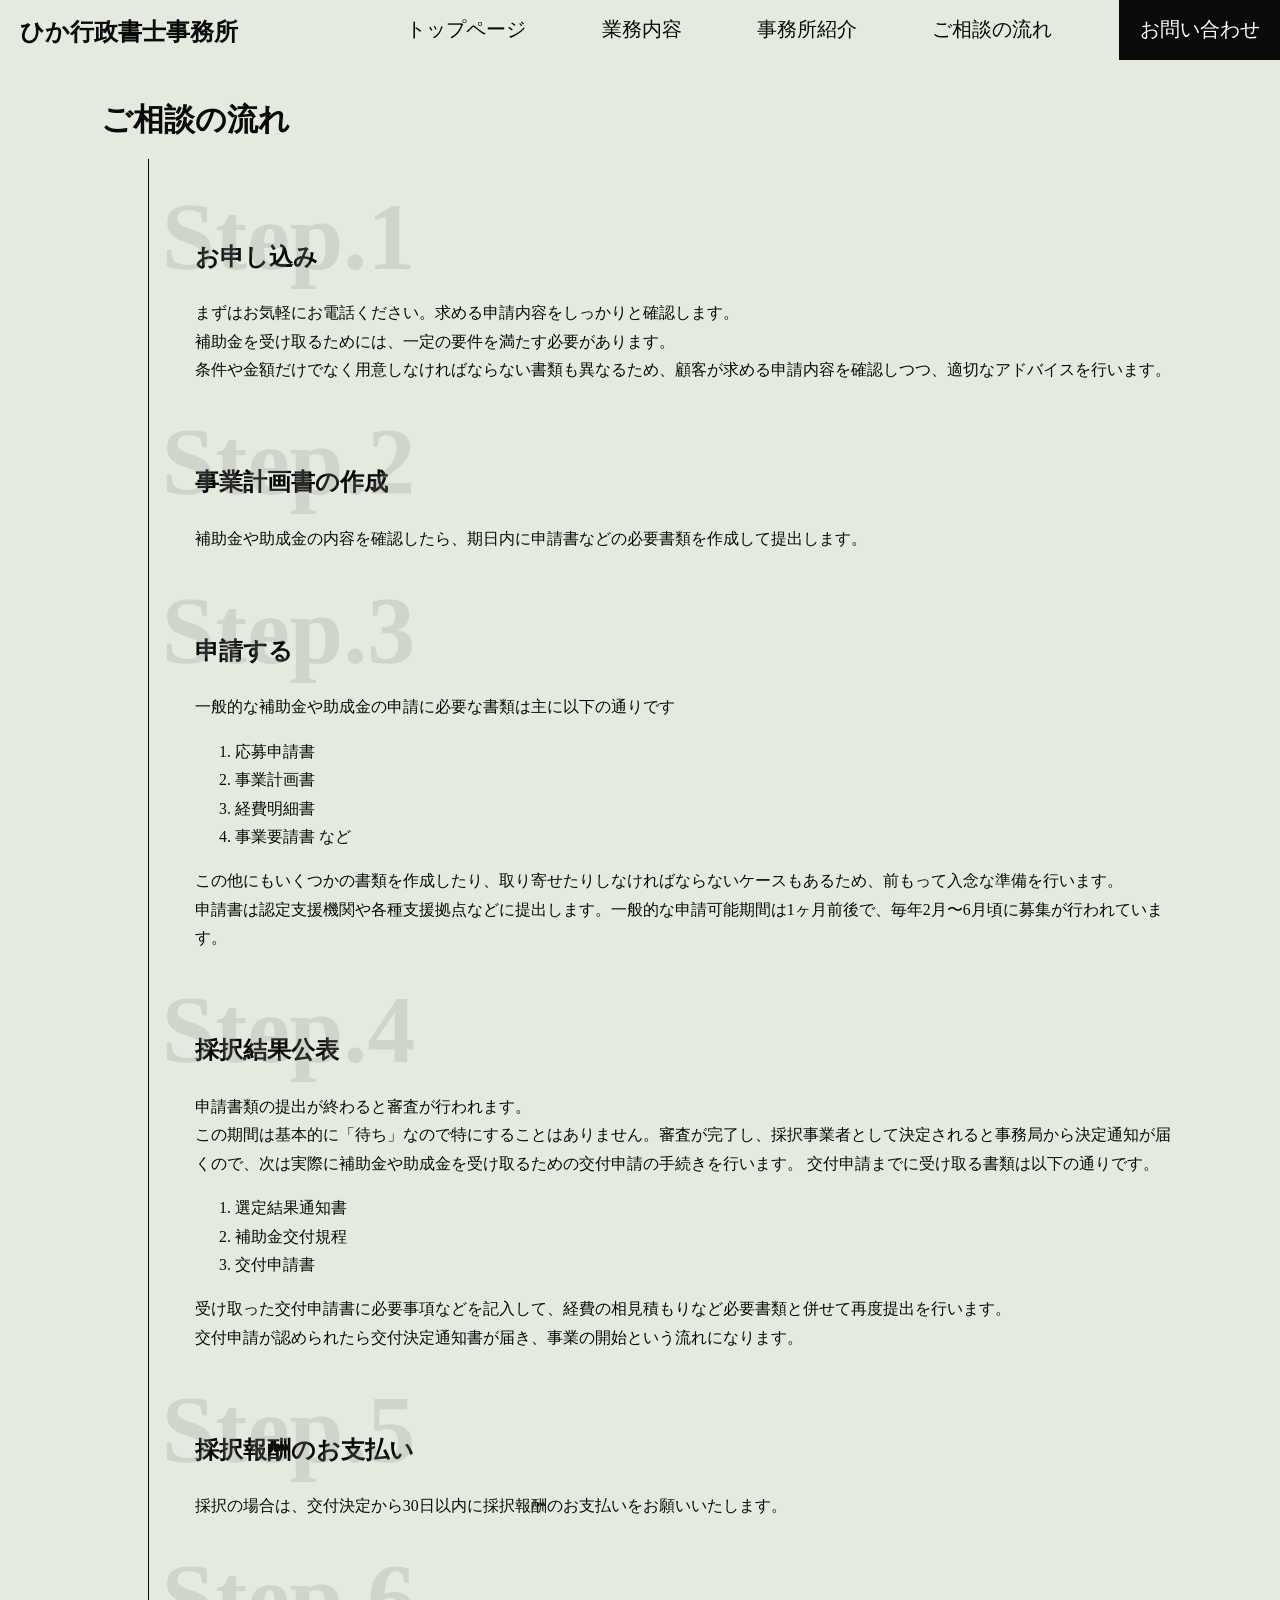
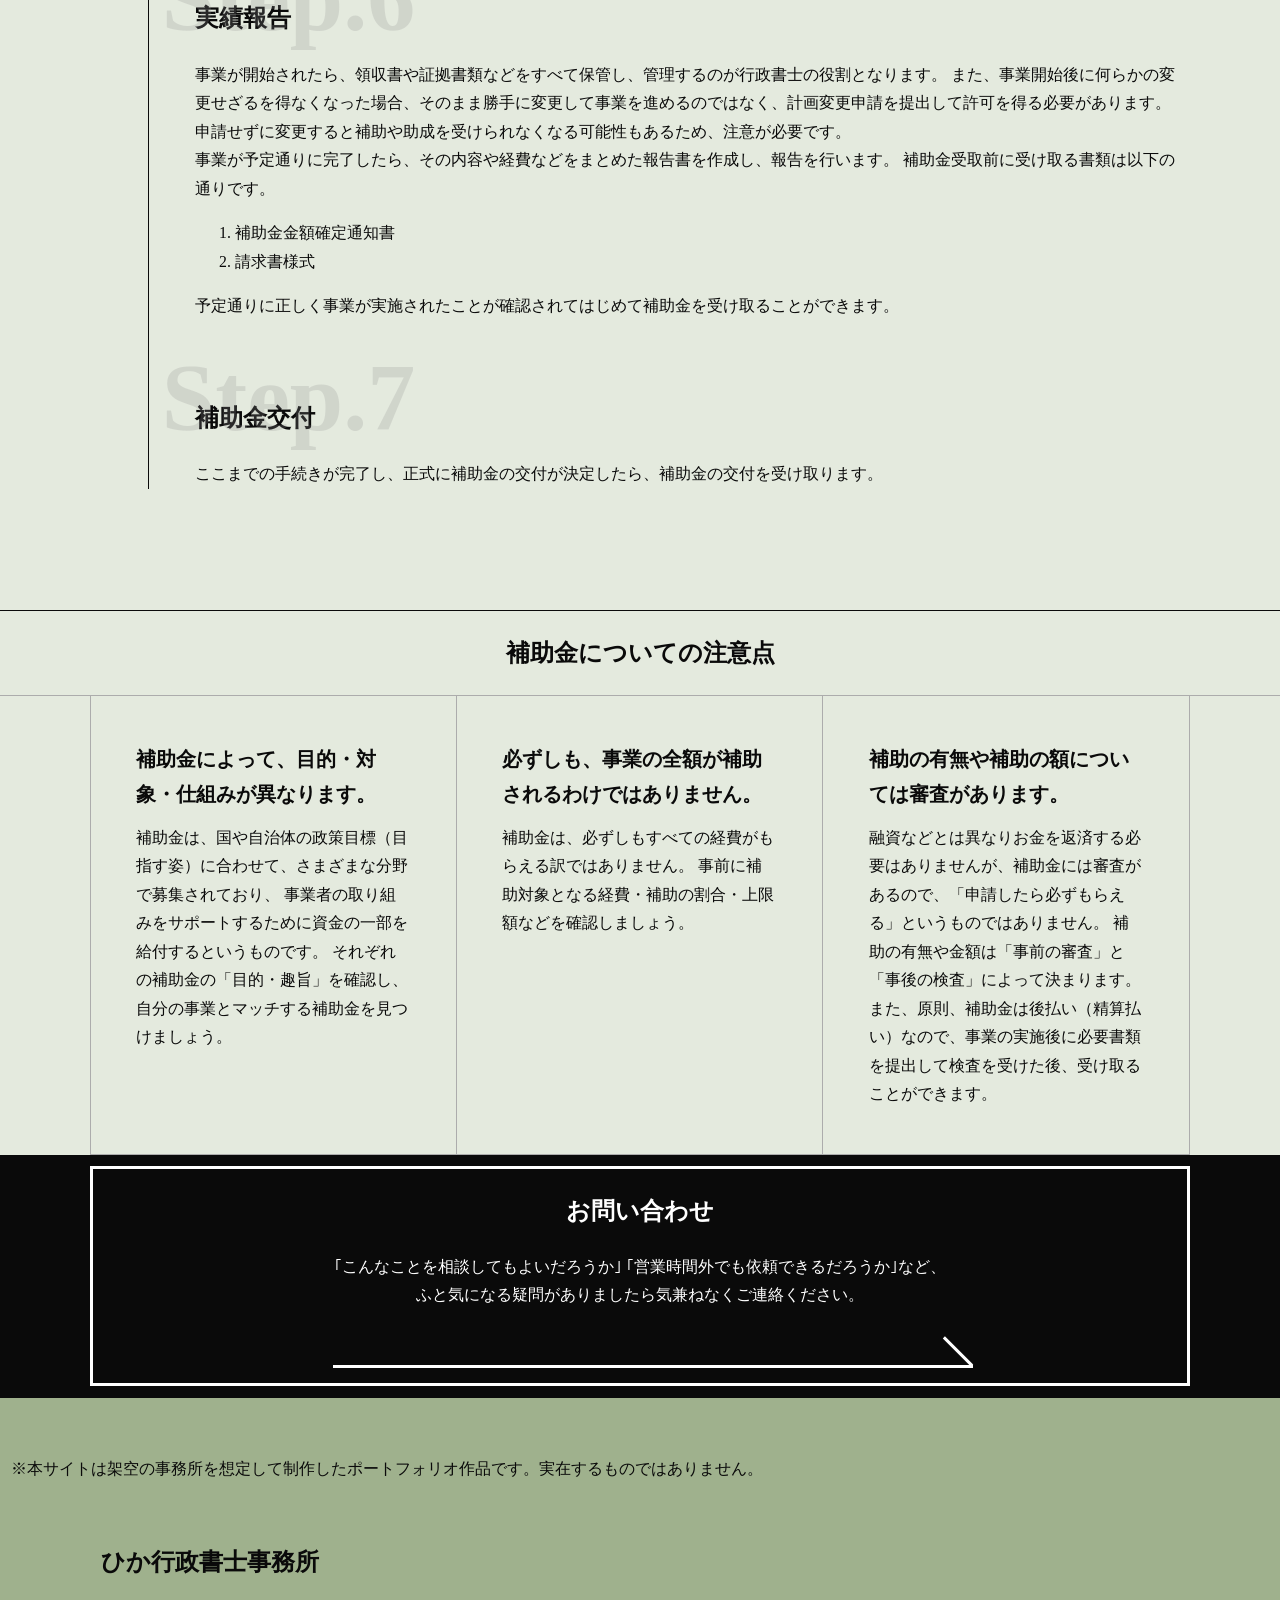
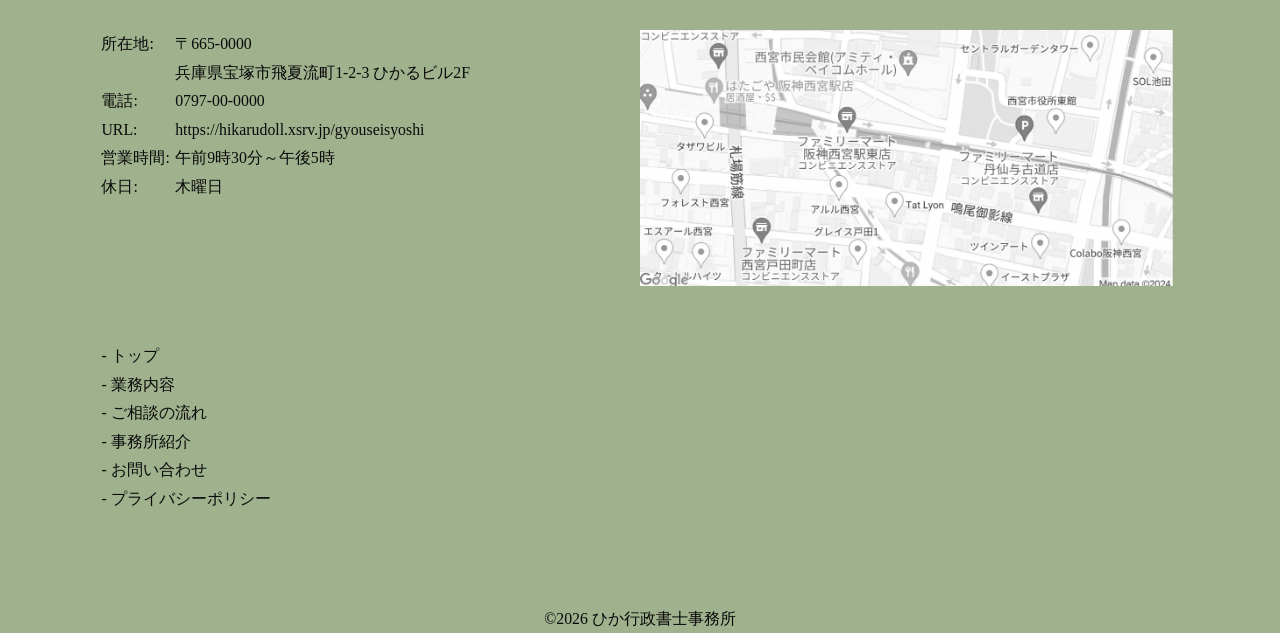
<file: flow.html>
<!doctype html>
<html lang="ja">
  <head>
    <meta charset="UTF-8" />
    <meta name="robots" content="noindex, nofollow" />
    <meta name="viewport" content="width=device-width, initial-scale=1.0" />
    <title>ひか行政書士事務所｜ご相談の流れ</title>
    <meta
      name="description"
      content="宝塚市のひか行政書士事務所におけるご相談の流れについてご案内します。"
    />
    <link rel="stylesheet" href="assets/css/variable.css" />
    <link rel="stylesheet" href="assets/css/reset.css" />
    <link rel="stylesheet" href="style.css" />
    <link rel="stylesheet" href="assets/css/main.css" />
    <link rel="stylesheet" href="responsive.css" />
    <!-- 構造化データ ----------------------------------------->
    <!-- Google Analyticsのタグを貼る場所 --------------------->
  </head>
  <body>
    <!-- header- ----------------------------------->
    <header class="header flex">
      <h1 class="logo">ひか行政書士事務所</h1>
      <button
        class="ham"
        aria-label="メニューを開く"
        aria-controls="main-navigation"
        aria-expanded="false"
      >
        <span class="ham1"></span>
        <span class="ham2"></span>
        <span class="ham3"></span>
      </button>
      <nav class="main-navigation" id="main-navigation">
        <ul class="nav-menu flex">
          <li><a href="index.html">トップページ</a></li>
          <li><a href="detail.html">業務内容</a></li>
          <li><a href="about.html">事務所紹介</a></li>
          <li><a href="flow.html">ご相談の流れ</a></li>
          <li class="contact-button">
            <a href="contact.html">お問い合わせ</a>
          </li>
          <li id="js-focus-trap" tabindex="0"></li>
        </ul>
      </nav>
    </header>
    <!-- main- -------------------------------->
    <main class="main flow">
      <div class="wrapper">
        <h1 class="page-title">ご相談の流れ</h1>
        <div class="container">
          <section class="section">
            <h2 class="section-title step1">お申し込み</h2>
            <p>
              まずはお気軽にお電話ください。求める申請内容をしっかりと確認します。<br />
              補助金を受け取るためには、一定の要件を満たす必要があります。<br />
              条件や金額だけでなく用意しなければならない書類も異なるため、顧客が求める申請内容を確認しつつ、適切なアドバイスを行います。
            </p>
          </section>
          <section class="section">
            <h2 class="section-title step2">事業計画書の作成</h2>
            <p>
              補助金や助成金の内容を確認したら、期日内に申請書などの必要書類を作成して提出します。
            </p>
          </section>
          <section class="section">
            <h2 class="section-title step3">申請する</h2>
            <p>一般的な補助金や助成金の申請に必要な書類は主に以下の通りです</p>
            <ol>
              <li>応募申請書</li>
              <li>事業計画書</li>
              <li>経費明細書</li>
              <li>事業要請書 など</li>
            </ol>
            <p>
              この他にもいくつかの書類を作成したり、取り寄せたりしなければならないケースもあるため、前もって入念な準備を行います。<br />
              申請書は認定支援機関や各種支援拠点などに提出します。一般的な申請可能期間は1ヶ月前後で、毎年2月〜6月頃に募集が行われています。
            </p>
          </section>
          <section class="section result">
            <h2 class="section-title step4">採択結果公表</h2>
            <p>
              申請書類の提出が終わると審査が行われます。<br />
              この期間は基本的に「待ち」なので特にすることはありません。審査が完了し、採択事業者として決定されると事務局から決定通知が届くので、次は実際に補助金や助成金を受け取るための交付申請の手続きを行います。
              交付申請までに受け取る書類は以下の通りです。
            </p>
            <ol>
              <li>選定結果通知書</li>
              <li>補助金交付規程</li>
              <li>交付申請書</li>
            </ol>
            <p>
              受け取った交付申請書に必要事項などを記入して、経費の相見積もりなど必要書類と併せて再度提出を行います。<br />
              交付申請が認められたら交付決定通知書が届き、事業の開始という流れになります。
            </p>
          </section>
          <section class="section">
            <h2 class="section-title step5">採択報酬のお支払い</h2>
            <p>
              採択の場合は、交付決定から30日以内に採択報酬のお支払いをお願いいたします。
            </p>
          </section>
          <section class="section">
            <h2 class="section-title step6">実績報告</h2>
            <p>
              事業が開始されたら、領収書や証拠書類などをすべて保管し、管理するのが行政書士の役割となります。
              また、事業開始後に何らかの変更せざるを得なくなった場合、そのまま勝手に変更して事業を進めるのではなく、計画変更申請を提出して許可を得る必要があります。
              申請せずに変更すると補助や助成を受けられなくなる可能性もあるため、注意が必要です。
            </p>
            <p>
              事業が予定通りに完了したら、その内容や経費などをまとめた報告書を作成し、報告を行います。
              補助金受取前に受け取る書類は以下の通りです。
            </p>
            <ol>
              <li>補助金金額確定通知書</li>
              <li>請求書様式</li>
            </ol>
            <p>
              予定通りに正しく事業が実施されたことが確認されてはじめて補助金を受け取ることができます。
            </p>
          </section>
          <section class="section">
            <h2 class="section-title step7">補助金交付</h2>
            <p>
              ここまでの手続きが完了し、正式に補助金の交付が決定したら、補助金の交付を受け取ります。
            </p>
          </section>
        </div>
      </div>

      <div class="sub-content">
        <h3>補助金についての注意点</h3>
        <div class="sub-wrapper">
          <ul class="grid">
            <li>
              <h4>補助金によって、目的・対象・仕組みが異なります。</h4>
              <p>
                補助金は、国や自治体の政策目標（目指す姿）に合わせて、さまざまな分野で募集されており、
                事業者の取り組みをサポートするために資金の一部を給付するというものです。
                それぞれの補助金の「目的・趣旨」を確認し、自分の事業とマッチする補助金を見つけましょう。
              </p>
            </li>
            <li>
              <h4>必ずしも、事業の全額が補助されるわけではありません。</h4>
              <p>
                補助金は、必ずしもすべての経費がもらえる訳ではありません。
                事前に補助対象となる経費・補助の割合・上限額などを確認しましょう。
              </p>
            </li>
            <li>
              <h4>補助の有無や補助の額については審査があります。</h4>
              <p>
                融資などとは異なりお金を返済する必要はありませんが、補助金には審査があるので、「申請したら必ずもらえる」というものではありません。
                補助の有無や金額は「事前の審査」と「事後の検査」によって決まります。
                また、原則、補助金は後払い（精算払い）なので、事業の実施後に必要書類を提出して検査を受けた後、受け取ることができます。
              </p>
            </li>
          </ul>
        </div>
      </div>
      <!-- section contact（お問い合わせ）- ---------->
      <section class="contact">
        <a href="contact.html" class="wrapper">
          <h2>お問い合わせ</h2>
          <p>
            ｢こんなことを相談してもよいだろうか｣
            ｢営業時間外でも依頼できるだろうか｣など、<br class="blank" />
            ふと気になる疑問がありましたら気兼ねなくご連絡ください。
          </p>
        </a>
      </section>
    </main>
    <!-- footer- --------------------------------------->
    <footer class="footer">
      <p class="attention">
        ※本サイトは架空の事務所を想定して制作したポートフォリオ作品です。実在するものではありません。
      </p>
      <div class="wrapper">
        <div class="item">
          <div class="logo">ひか行政書士事務所</div>
          <div class="flex">
            <dl class="grid">
              <dt>所在地:</dt>
              <dd>
                〒665-0000<br />
                兵庫県宝塚市飛夏流町1-2-3 ひかるビル2F
              </dd>
              <dt>電話:</dt>
              <dd>0797-00-0000</dd>
              <dt>URL:</dt>
              <dd>https://hikarudoll.xsrv.jp/gyouseisyoshi</dd>
              <dt>営業時間:</dt>
              <dd>午前9時30分～午後5時</dd>
              <dt>休日:</dt>
              <dd>木曜日</dd>
            </dl>
            <div class="map">
              <img src="assets/img/map.webp" alt="地図" />
            </div>
          </div>
        </div>
        <ul class="footer-nav-menu" aria-label="フッターメニュー">
          <li><a href="index.html">トップ</a></li>
          <li><a href="detail.html">業務内容</a></li>
          <li><a href="flow.html">ご相談の流れ</a></li>
          <li><a href="about.html">事務所紹介</a></li>
          <li><a href="contact.html">お問い合わせ</a></li>
          <li><a href="privacy-policy.html">プライバシーポリシー</a></li>
        </ul>
      </div>
      <p class="copy">&copy;<span id="year"></span> ひか行政書士事務所</p>
    </footer>
    <!-- /footer- ------------------------------------------------->
    <script src="main.js"></script>
  </body>
</html>
</file>
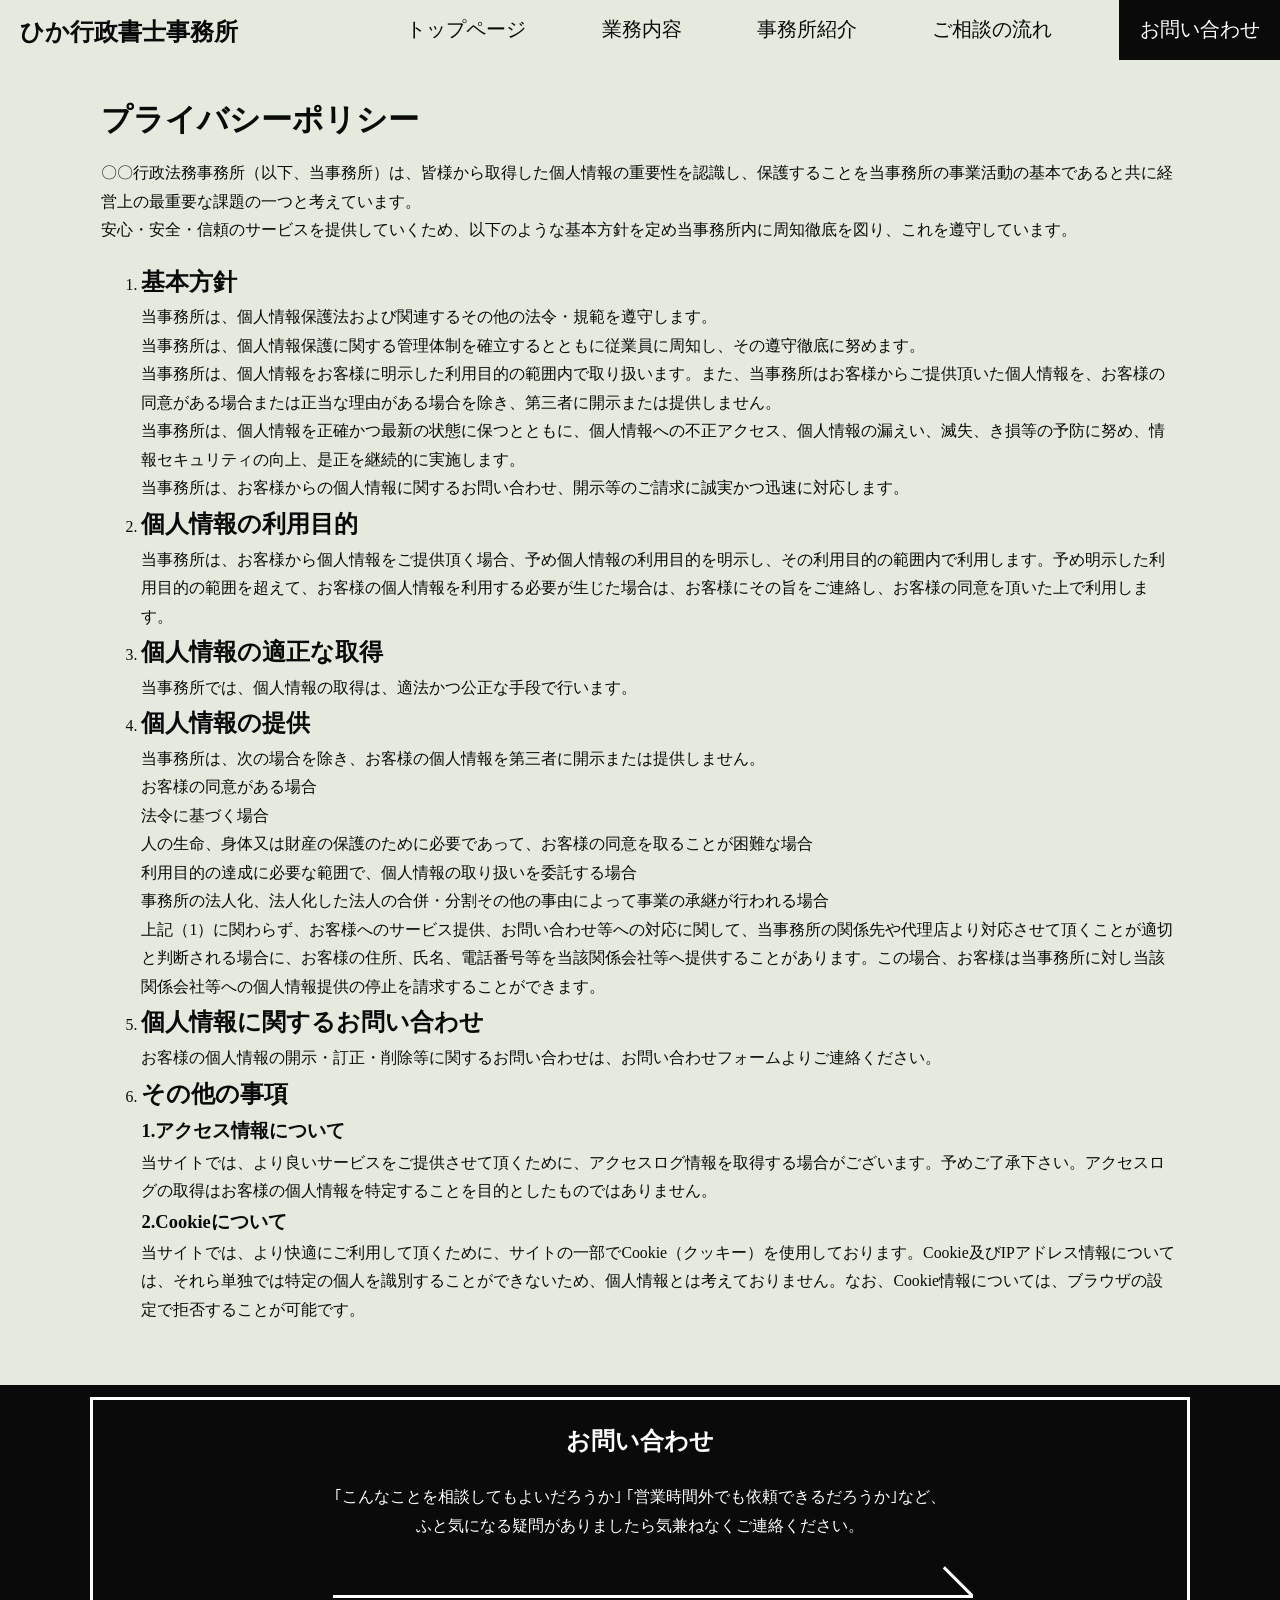
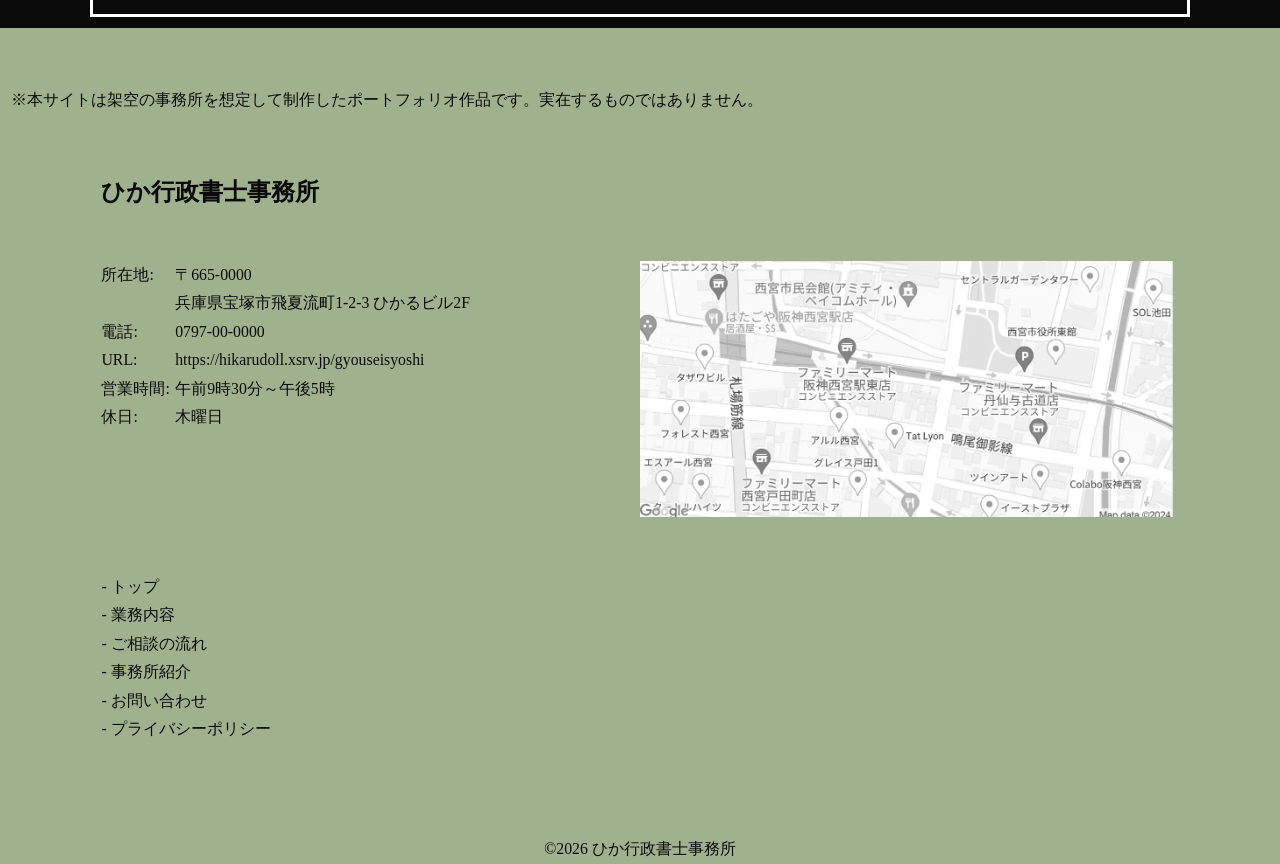
<file: privacy-policy.html>
<!doctype html>
<html lang="ja">
  <head>
    <meta charset="UTF-8" />
    <meta name="robots" content="noindex, nofollow" />
    <meta name="viewport" content="width=device-width, initial-scale=1.0" />
    <title>ひか行政書士事務所｜プライバシーポリシー</title>
    <meta
      name="description"
      content="宝塚市のひか行政書士事務所における個人情報の取り扱い方針についてご案内します。"
    />
    <link rel="stylesheet" href="assets/css/variable.css" />
    <link rel="stylesheet" href="assets/css/reset.css" />
    <link rel="stylesheet" href="style.css" />
    <link rel="stylesheet" href="assets/css/main.css" />
    <link rel="stylesheet" href="responsive.css" />
    <!-- 構造化データ ----------------------------------------->
    <!-- Google Analyticsのタグを貼る場所 --------------------->
  </head>
  <body>
    <!-- header- ------------------------------->
    <header class="header flex">
      <h1 class="logo">ひか行政書士事務所</h1>
      <button
        class="ham"
        aria-label="メニューを開く"
        aria-controls="main-navigation"
        aria-expanded="false"
      >
        <span class="ham1"></span>
        <span class="ham2"></span>
        <span class="ham3"></span>
      </button>
      <nav class="main-navigation" id="main-navigation">
        <ul class="nav-menu flex">
          <li><a href="index.html">トップページ</a></li>
          <li><a href="detail.html">業務内容</a></li>
          <li><a href="about.html">事務所紹介</a></li>
          <li><a href="flow.html">ご相談の流れ</a></li>
          <li class="contact-button">
            <a href="contact.html">お問い合わせ</a>
          </li>
          <li id="js-focus-trap" tabindex="0"></li>
        </ul>
      </nav>
    </header>
    <!-- main- -------------------------->
    <main class="main" id="privacy-policy">
      <div class="wrapper">
        <h1 class="page-title">プライバシーポリシー</h1>
        <p>
          〇〇行政法務事務所（以下、当事務所）は、皆様から取得した個人情報の重要性を認識し、保護することを当事務所の事業活動の基本であると共に経営上の最重要な課題の一つと考えています。
        </p>
        <p>
          安心・安全・信頼のサービスを提供していくため、以下のような基本方針を定め当事務所内に周知徹底を図り、これを遵守しています。
        </p>
        <ol>
          <li class="items">
            <h2>基本方針</h2>
            <ul class="inner-policy">
              <li>
                当事務所は、個人情報保護法および関連するその他の法令・規範を遵守します。
              </li>
              <li>
                当事務所は、個人情報保護に関する管理体制を確立するとともに従業員に周知し、その遵守徹底に努めます。
              </li>
              <li>
                当事務所は、個人情報をお客様に明示した利用目的の範囲内で取り扱います。また、当事務所はお客様からご提供頂いた個人情報を、お客様の同意がある場合または正当な理由がある場合を除き、第三者に開示または提供しません。
              </li>
              <li>
                当事務所は、個人情報を正確かつ最新の状態に保つとともに、個人情報への不正アクセス、個人情報の漏えい、滅失、き損等の予防に努め、情報セキュリティの向上、是正を継続的に実施します。
              </li>
              <li>
                当事務所は、お客様からの個人情報に関するお問い合わせ、開示等のご請求に誠実かつ迅速に対応します。
              </li>
            </ul>
          </li>
          <li class="items">
            <h2>個人情報の利用目的</h2>
            <p>
              当事務所は、お客様から個人情報をご提供頂く場合、予め個人情報の利用目的を明示し、その利用目的の範囲内で利用します。予め明示した利用目的の範囲を超えて、お客様の個人情報を利用する必要が生じた場合は、お客様にその旨をご連絡し、お客様の同意を頂いた上で利用します。
            </p>
          </li>
          <li class="items">
            <h2>個人情報の適正な取得</h2>
            <p>
              当事務所では、個人情報の取得は、適法かつ公正な手段で行います。
            </p>
          </li>
          <li class="items">
            <h2>個人情報の提供</h2>
            <p>
              当事務所は、次の場合を除き、お客様の個人情報を第三者に開示または提供しません。
            </p>
            <ul class="inner-policy">
              <li>お客様の同意がある場合</li>
              <li>法令に基づく場合</li>
              <li>
                人の生命、身体又は財産の保護のために必要であって、お客様の同意を取ることが困難な場合
              </li>
              <li>
                利用目的の達成に必要な範囲で、個人情報の取り扱いを委託する場合
              </li>
              <li>
                事務所の法人化、法人化した法人の合併・分割その他の事由によって事業の承継が行われる場合
              </li>
            </ul>
            <p>
              上記（1）に関わらず、お客様へのサービス提供、お問い合わせ等への対応に関して、当事務所の関係先や代理店より対応させて頂くことが適切と判断される場合に、お客様の住所、氏名、電話番号等を当該関係会社等へ提供することがあります。この場合、お客様は当事務所に対し当該関係会社等への個人情報提供の停止を請求することができます。
            </p>
          </li>
          <li class="items">
            <h2>個人情報に関するお問い合わせ</h2>
            <p>
              お客様の個人情報の開示・訂正・削除等に関するお問い合わせは、お問い合わせフォームよりご連絡ください。
            </p>
          </li>
          <li class="items">
            <h2>その他の事項</h2>
            <ul class="inner-policy">
              <li class="items">
                <h3>1.アクセス情報について</h3>
                <p>
                  当サイトでは、より良いサービスをご提供させて頂くために、アクセスログ情報を取得する場合がございます。予めご了承下さい。アクセスログの取得はお客様の個人情報を特定することを目的としたものではありません。
                </p>
              </li>
              <li class="items">
                <h3>2.Cookieについて</h3>
                <p>
                  当サイトでは、より快適にご利用して頂くために、サイトの一部でCookie（クッキー）を使用しております。Cookie及びIPアドレス情報については、それら単独では特定の個人を識別することができないため、個人情報とは考えておりません。なお、Cookie情報については、ブラウザの設定で拒否することが可能です。
                </p>
              </li>
            </ul>
          </li>
        </ol>
      </div>
      <!-- section contact（お問い合わせ）- ---------->
      <section class="contact">
        <a href="contact.html" class="wrapper">
          <h2>お問い合わせ</h2>
          <p>
            ｢こんなことを相談してもよいだろうか｣
            ｢営業時間外でも依頼できるだろうか｣など、<br class="blank" />
            ふと気になる疑問がありましたら気兼ねなくご連絡ください。
          </p>
        </a>
      </section>
    </main>
    <!-- footer- --------------------------------------->
    <footer class="footer">
      <p class="attention">
        ※本サイトは架空の事務所を想定して制作したポートフォリオ作品です。実在するものではありません。
      </p>
      <div class="wrapper">
        <div class="item">
          <div class="logo">ひか行政書士事務所</div>
          <div class="flex">
            <dl class="grid">
              <dt>所在地:</dt>
              <dd>
                〒665-0000<br />
                兵庫県宝塚市飛夏流町1-2-3 ひかるビル2F
              </dd>
              <dt>電話:</dt>
              <dd>0797-00-0000</dd>
              <dt>URL:</dt>
              <dd>https://hikarudoll.xsrv.jp/gyouseisyoshi</dd>
              <dt>営業時間:</dt>
              <dd>午前9時30分～午後5時</dd>
              <dt>休日:</dt>
              <dd>木曜日</dd>
            </dl>
            <div class="map">
              <img src="assets/img/map.webp" alt="地図" />
            </div>
          </div>
        </div>
        <ul class="footer-nav-menu" aria-label="フッターメニュー">
          <li><a href="index.html">トップ</a></li>
          <li><a href="detail.html">業務内容</a></li>
          <li><a href="flow.html">ご相談の流れ</a></li>
          <li><a href="about.html">事務所紹介</a></li>
          <li><a href="contact.html">お問い合わせ</a></li>
          <li><a href="privacy-policy.html">プライバシーポリシー</a></li>
        </ul>
      </div>
      <p class="copy">&copy;<span id="year"></span> ひか行政書士事務所</p>
    </footer>
    <!-- /footer- ------------------------------------------------->
    <script src="main.js"></script>
  </body>
</html>
</file>
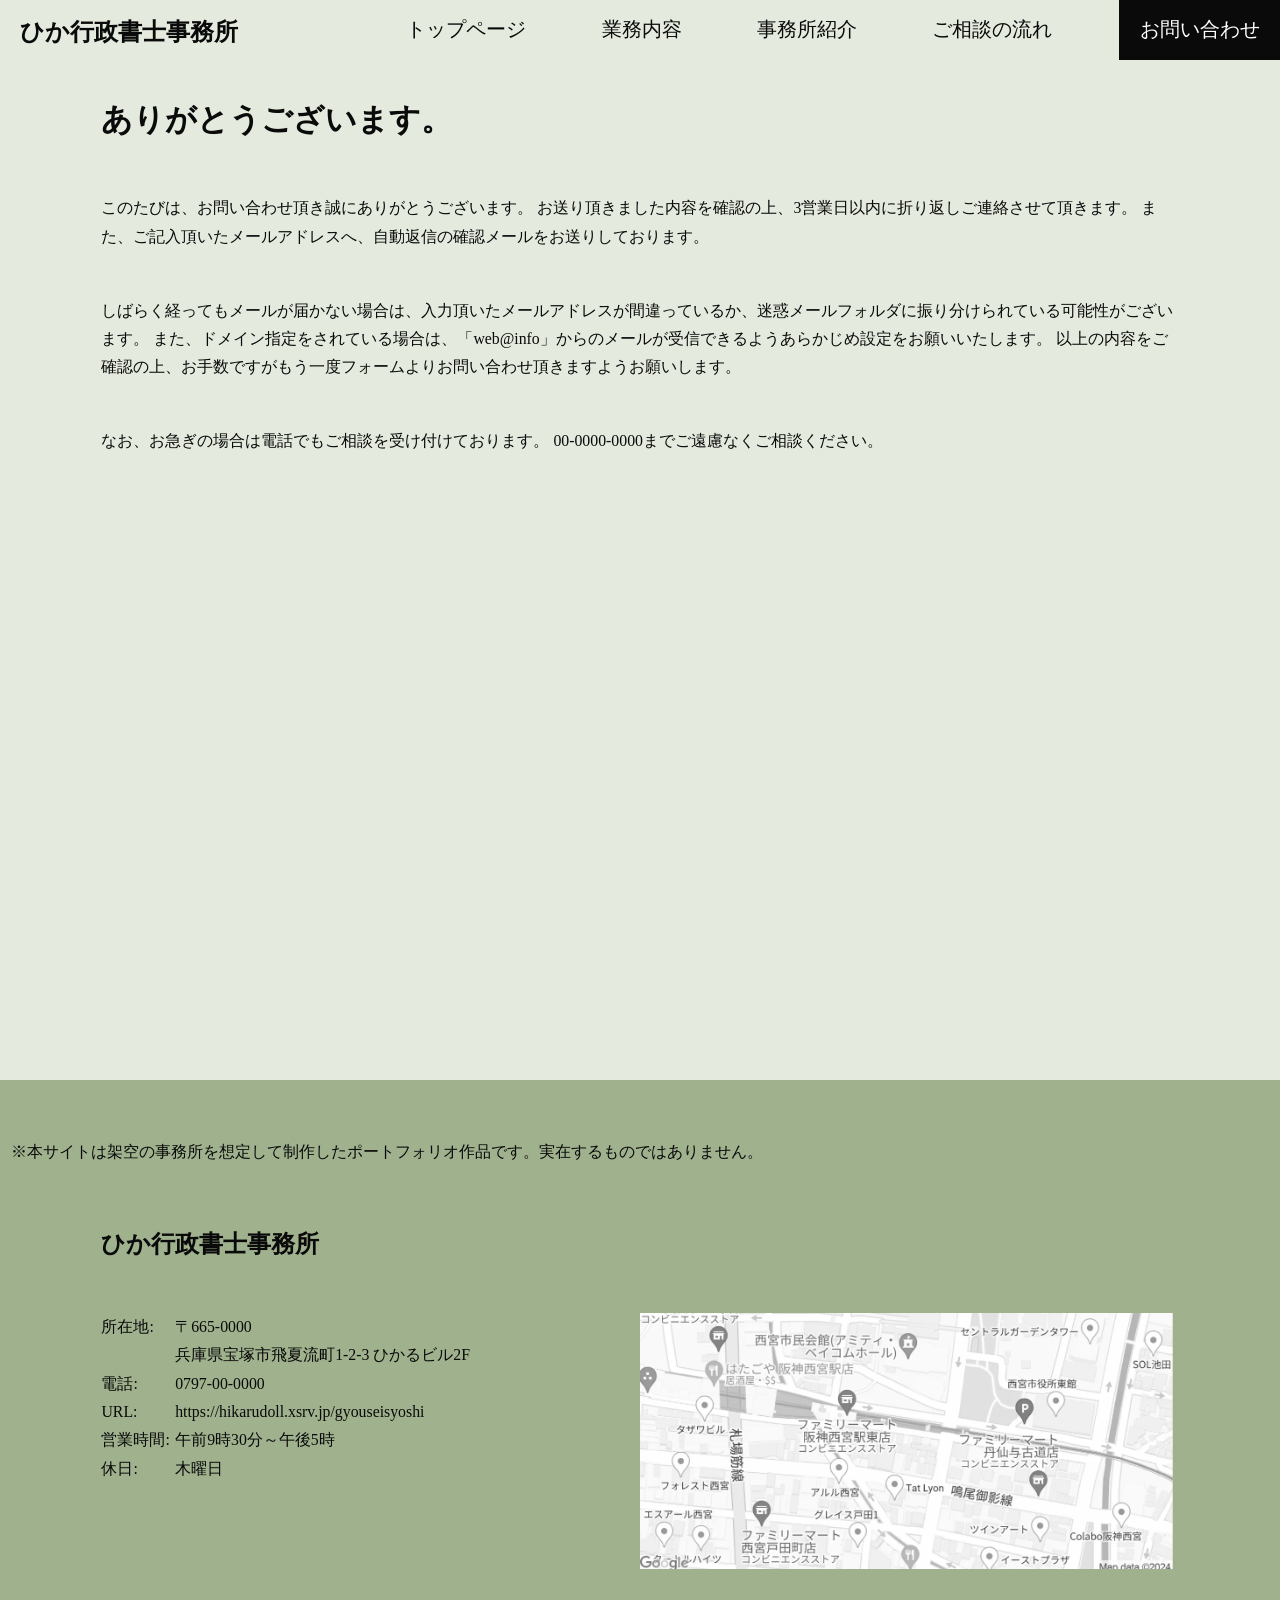
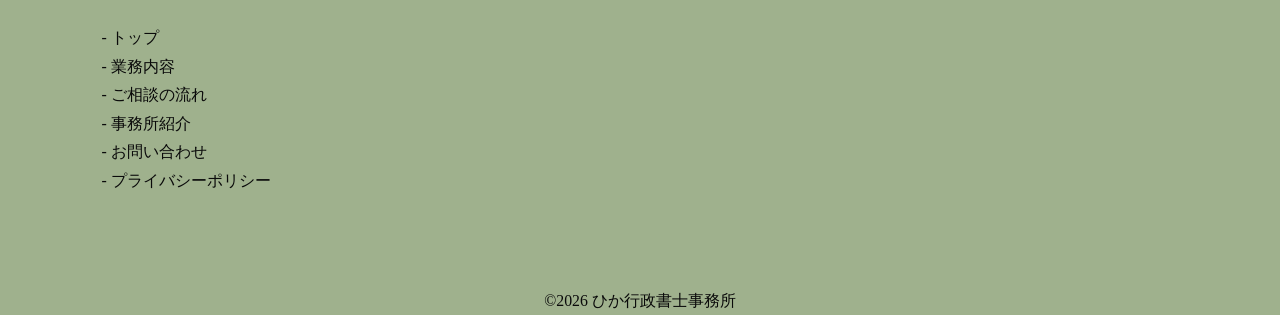
<file: thanks.html>
<!doctype html>
<html lang="ja">
  <head>
    <meta charset="UTF-8" />
    <meta name="robots" content="noindex, nofollow" />
    <meta name="viewport" content="width=device-width, initial-scale=1.0" />
    <title>ひか行政書士事務所｜サンクスページ</title>
    <link rel="stylesheet" href="assets/css/variable.css" />
    <link rel="stylesheet" href="assets/css/reset.css" />
    <link rel="stylesheet" href="style.css" />
    <link rel="stylesheet" href="assets/css/main.css" />
    <link rel="stylesheet" href="responsive.css" />
    <!-- 構造化データ ----------------------------------------->
    <!-- Google Analyticsのタグを貼る場所 ---------------------->
  </head>
  <body>
    <!-- header- ----------------------------->
    <header class="header flex">
      <h1 class="logo">ひか行政書士事務所</h1>
      <button
        class="ham"
        aria-label="メニューを開く"
        aria-controls="main-navigation"
        aria-expanded="false"
      >
        <span class="ham1"></span>
        <span class="ham2"></span>
        <span class="ham3"></span>
      </button>
      <nav class="main-navigation" id="main-navigation">
        <ul class="nav-menu flex">
          <li><a href="index.html">トップページ</a></li>
          <li><a href="detail.html">業務内容</a></li>
          <li><a href="about.html">事務所紹介</a></li>
          <li><a href="flow.html">ご相談の流れ</a></li>
          <li class="contact-button">
            <a href="contact.html">お問い合わせ</a>
          </li>
          <li id="js-focus-trap" tabindex="0"></li>
        </ul>
      </nav>
    </header>
    <!-- main- ------------------------------>
    <main class="main thanks-page">
      <div class="wrapper">
        <h1 class="page-title">ありがとうございます。</h1>
        <p>
          このたびは、お問い合わせ頂き誠にありがとうございます。
          お送り頂きました内容を確認の上、3営業日以内に折り返しご連絡させて頂きます。
          また、ご記入頂いたメールアドレスへ、自動返信の確認メールをお送りしております。
        </p>

        <p>
          しばらく経ってもメールが届かない場合は、入力頂いたメールアドレスが間違っているか、迷惑メールフォルダに振り分けられている可能性がございます。
          また、ドメイン指定をされている場合は、「web@info」からのメールが受信できるようあらかじめ設定をお願いいたします。
          以上の内容をご確認の上、お手数ですがもう一度フォームよりお問い合わせ頂きますようお願いします。
        </p>

        <p>
          なお、お急ぎの場合は電話でもご相談を受け付けております。
          00-0000-0000までご遠慮なくご相談ください。
        </p>
      </div>
    </main>
    <!-- footer- --------------------------------------->
    <footer class="footer">
      <p class="attention">
        ※本サイトは架空の事務所を想定して制作したポートフォリオ作品です。実在するものではありません。
      </p>
      <div class="wrapper">
        <div class="item">
          <div class="logo">ひか行政書士事務所</div>
          <div class="flex">
            <dl class="grid">
              <dt>所在地:</dt>
              <dd>
                〒665-0000<br />
                兵庫県宝塚市飛夏流町1-2-3 ひかるビル2F
              </dd>
              <dt>電話:</dt>
              <dd>0797-00-0000</dd>
              <dt>URL:</dt>
              <dd>https://hikarudoll.xsrv.jp/gyouseisyoshi</dd>
              <dt>営業時間:</dt>
              <dd>午前9時30分～午後5時</dd>
              <dt>休日:</dt>
              <dd>木曜日</dd>
            </dl>
            <div class="map">
              <img src="assets/img/map.webp" alt="地図" />
            </div>
          </div>
        </div>
        <ul class="footer-nav-menu" aria-label="フッターメニュー">
          <li><a href="index.html">トップ</a></li>
          <li><a href="detail.html">業務内容</a></li>
          <li><a href="flow.html">ご相談の流れ</a></li>
          <li><a href="about.html">事務所紹介</a></li>
          <li><a href="contact.html">お問い合わせ</a></li>
          <li><a href="privacy-policy.html">プライバシーポリシー</a></li>
        </ul>
      </div>
      <p class="copy">&copy;<span id="year"></span> ひか行政書士事務所</p>
    </footer>
    <!-- /footer- ------------------------------------------------->
    <script src="java.js"></script>
  </body>
</html>
</file>
<file: assets/css/variable.css>
@charset "UTF-8";
:root {
  /* === color =========================== */
  --color-base: #e4eade;
  --color-accent: #0a0a0a;
  --color-line: #333;
  --color-line-right: #acacac;
  /* === spacing ========================== */
  --space-xxs: clamp(0.3rem, 0.162rem + 0.69vw, 0.75rem);
  --space-xs: clamp(1rem, 0.908rem + 0.46vw, 1.3rem);
  --space-s: clamp(1.5rem, 1.056rem + 2.22vw, 3rem);
  --space-m: clamp(2rem, 1.704rem + 1.48vw, 3rem);
  --space-l: clamp(3rem, 2.407rem + 2.96vw, 5rem);
  --space-xl: clamp(0.5rem, -0.577rem + 5.38vw, 4rem);
  --space-xxl: 80px;
  /* === font size ======================== */
  --title-h1: clamp(1.563rem, 1.428rem + 0.67vw, 2rem);
  --title-h2: clamp(1.375rem, 1.26rem + 0.58vw, 1.5rem);
  --title-h3: clamp(1rem, 0.923rem + 0.38vw, 1.25rem);
  --title-h4: 1rem;
  /* == text ==============================*/
  --text-xs: 0.75rem;
  --text-s: clamp(0.875rem, 0.4vw + 0.8rem, 1rem);
  --text-m: clamp(1rem, 0.5vw + 0.85rem, 1.125rem);
  --text-l: clamp(1.125rem, 0.5vw + 1rem, 1.5rem);
  --text-xl: clamp(1.5rem, 1vw + 1rem, 3rem);
}
</file>
<file: style.css>
@charset "utf-8";
/* -----------------------
共通スタイル
------------------------ */
.title,
.page-title {
  padding: var(--space-m) 0 var(--space-xxs);
  font-size: var(--title-h1);
  text-align: center;
  font-weight: bold;
}
.logo {
  font-weight: bold;
  font-size: var(--title-h2);
}
.section-title {
  font-size: var(--title-h2);
}
.page-title {
  text-align: left;
}
.wrapper {
  max-width: 1100px;
  margin: 0 auto;
  padding: var(--space-s) var(--space-xxs);
}
.grid {
  display: grid;
}
.flex {
  display: flex;
  flex-direction: column;
}
.section-phrase {
  font-size: var(--text-s);
  text-align: center;
  margin-bottom: var(--space-xxs);
}
.link {
  text-align: right;
  margin-right: 2rem;
  & a {
    border-bottom: 1px solid blue;
    position: relative;
    color: blue;
  }
  & a::after {
    display: inline-block;
    position: absolute;
    content: "";
    background-image: url(assets/img/arrow_outward.png);
    width: 20px;
    height: 20px;
    right: -14px;
    bottom: 0;
    transition: 0.4s ease;
  }
  & a:hover::after {
    right: -20px;
  }
}
.button {
  background-color: var(--color-accent);
  width: max-content;
  margin: var(--space-s) auto;
  padding: 0;
  box-shadow: 3px 3px 3px dimgray;
  & a {
    display: block;
    color: #fff;
    padding: var(--space-xs);
  }
}
.button:hover {
  background-color: #fff;
  outline: 2px solid var(--color-accent);
  & a {
    color: var(--color-accent);
    font-weight: bold;
  }
}
.blank {
  display: none;
}

/* -----------------------
header
------------------------ */
/* menu ------- */
.ham {
  display: block;
  border: none;
  width: 31px;
  height: 31px;
  position: absolute;
  right: 1rem;
  top: 1rem;
  z-index: 30;
  cursor: pointer;
  background-color: transparent;
}
.ham span {
  position: absolute;
  width: 100%;
  height: 2px;
  right: 0;
}
.ham1 {
  top: calc(50% - 10% / 2 - 25%);
  transition: 0.2s;
  background-color: var(--color-accent);
}
.ham2 {
  top: calc(50% - 10% / 2);
  background-color: var(--color-accent);
}
.ham3 {
  top: calc(50% - 10% / 2 + 25%);
  transition: 0.5s;
  background-color: var(--color-accent);
}
.open .ham1 {
  top: calc(50% - 10% / 2);
  background-color: var(--color-accent);
  transform: rotate(135deg);
}
.open .ham2 {
  opacity: 0;
}
.open .ham3 {
  top: calc(50% - 10% / 2);
  background-color: var(--color-accent);
  transform: rotate(-135deg);
}
.main-navigation {
  display: none;
  background-color: var(--color-base);
  width: 100%;
  height: 100vh;
  padding: var(--space-m);
  top: 0;
  left: 0;
  z-index: 2;
  transition: 1s;
  & li {
    line-height: 2;
    text-align: center;
  }
  & a {
    font-size: var(--title-h2);
    padding: 0.2rem 0.5rem;
  }
}
.open .main-navigation {
  display: block;
}
.header {
  padding: var(--space-xxs);
  position: fixed;
  width: 100%;
  transition: 1s ease;
  background-color: #e4eadebf;
  z-index: 10;
  top: 0;
}

/* -----------------------
footer
------------------------ */
.footer {
  padding-top: var(--space-m);
  background-color: #9fb18d;
  .logo,
  .map,
  .footer-nav-menu {
    margin-bottom: var(--space-m);
  }
  .grid {
    grid-template-columns: 1fr 4fr;
    margin-bottom: var(--space-xs);
  }
  .footer-nav-menu li::before {
    content: "- ";
  }
  & a:hover {
    margin-left: 1rem;
  }
  .copy {
    text-align: center;
  }
  .attention {
    padding: var(--space-xxs);
    font-size: var(--text-s);
  }
}
/*  --------------------
Intersection Observere
-----------------------*/
/* 発火したときの挙動 */
.hide {
  transform: translateY(-200px);
}
</file>
<file: assets/css/main.css>
@charset "utf-8";
/* ---------------------
共通スタイル
-----------------------*/
.blank {
  display: none;
}
.contact {
  background-color: var(--color-accent);
  padding: var(--space-xxs);
  text-align: center;
  position: relative;
  transition: 0.4s;
  & a {
    height: 220px;
    display: block;
    border: 3px solid #fff;
  }
  & h2 {
    margin: var(--space-xs) 0;
  }
  & a,
  & h2,
  & p {
    color: #fff;
  }
  &::after,
  &::before {
    content: "";
    position: absolute;
    background-color: #fff;
    width: 70%;
    height: 3px;
    bottom: 30px;
    right: 60px;
  }
  &::before {
    width: 40px;
    bottom: 45px;
    right: 56px;
    transform: rotate(45deg);
  }
  &:hover {
    background-color: rgb(112, 111, 111);
  }
}
.sub-content {
  border-top: 1px solid var(--color-accent);
  .sub-wrapper {
    max-width: 1100px;
    margin: 0 auto;
    background-color: var(--color-base);
  }
  & li {
    padding: var(--space-s);
    border-bottom: 1px solid var(--color-line-right);
  }
  & h3 {
    border-bottom: 1px solid var(--color-line-right);
    text-align: center;
    font-size: var(--title-h2);
    padding: var(--space-xs);
  }
  & h4 {
    font-size: var(--title-h3);
    margin-bottom: var(--space-xxs);
  }
  .item {
    padding: var(--space-xs);
  }
}
/* -------------------------
index.html
-------------------------- */
/* mainvisual */
.mainvisual {
  top: 70px;
  margin: var(--space-xxs);
  padding: var(--space-xxs);
  border: 2px solid var(--color-accent);
  position: relative;
  height: 72vh;
  margin-bottom: var(--space-s);
  .image {
    & img {
      height: 70vh;
    }
  }
  .catchphrase {
    position: absolute;
    padding: var(--space-xs);
    bottom: 10px;
    font-weight: bold;
    text-shadow: 2px 1px 6px #fff;
    & span {
      font-size: var(--text-xl);
    }
  }
}
/* main --------------*/
.front-page {
  .section {
    padding: var(--space-l) 0;
    border-bottom: 3px solid var(--color-accent);
  }
  & img {
    filter: grayscale(1);
    width: 100%;
    height: 200px;
  }
  .item-title {
    font-size: var(--title-h2);
    margin-bottom: var(--space-xs);
  }
  .item {
    & p {
      margin-bottom: 1rem;
    }
  }
  /* service ---------------*/
  .service {
    .item {
      padding-bottom: var(--space-s);
    }
    .item-5 {
      padding-bottom: var(--space-l);
    }
    .item-4 {
      padding: 0;
    }
  }
  /* flow -------------------*/
  .flow {
    .item {
      background-color: #fff;
      padding: var(--space-xs);
      margin-bottom: var(--space-s);
      margin: var(--space-xs) var(--space-xxs);
    }
    .item-title {
      border-bottom: 1px solid var(--color-accent);
      padding-left: 60px;
      position: relative;
      line-height: 1.5;
      & span {
        background-color: var(--color-accent);
        color: #fff;
        font-size: var(--text-xs);
        padding: 2px 4px;
        position: absolute;
        bottom: -1px;
        left: 0;
      }
    }
  }
  /* price --------------*/
  .price {
    margin-bottom: 0;
    .section {
      border-bottom: 3px solid var(--color-base);
    }

    & table {
      width: 100%;
      border: 1px solid var(--color-accent);
      border-collapse: collapse;
      background-color: #fff;
    }
    & th {
      background-color: rgb(172, 171, 171);
    }
    & td,
    & th {
      border-bottom: 1px solid var(--color-accent);
      border-left: 1px solid var(--color-accent);
      padding: var(--space-xxs);
    }
  }
  .section.price {
    border-bottom: none;
  }
}

/* -----------------------
detail.html
------------------------ */
.detail {
  background-image: url(../img/detail-bg-fix.webp);
  background-repeat: no-repeat;
  .inner {
    background-color: #ffffffb1;
    padding: var(--space-s) var(--space-xs);
    margin-bottom: var(--space-s);
    & p {
      margin-bottom: var(--space-xs);
    }
  }
  .section-subtitle::before {
    content: "■";
  }
  .section-title {
    margin-bottom: var(--space-xxs);
  }
}

/* -----------------------
about.html
------------------------ */
.about {
  .item {
    padding: var(--space-xxs) var(--space-s);
  }
  .career dl {
    display: grid;
    grid-template-columns: 1fr 3fr;
    margin-bottom: var(--space-xs);
  }
  .image {
    text-align: center;
    margin-bottom: var(--space-s);
    & img {
      width: 70%;
    }
  }
  .license {
    margin-bottom: var(--space-s);
  }
  .summary {
    border: 1px solid var(--color-line);
    .grid {
      gap: 0;
      grid-template-columns: 1fr 4fr;
      & dt,
      & dd {
        border: 1px solid var(--color-line);
        padding: var(--space-xxs);
      }
    }
  }
}

/* -----------------------
flow.html
------------------------ */
.flow {
  .container {
    border-left: 1px solid var(--color-accent);
    padding: var(--space-l) 0 0 var(--space-m);
  }
  .section-title {
    margin-bottom: var(--space-xs);
    position: relative;
  }
  .section {
    margin-bottom: var(--space-l);
  }
  .section-title::before {
    content: "Step.1";
    position: absolute;
    color: rgba(143, 143, 143, 0.237);
    font-size: 3rem;
    top: -57px;
    left: -33px;
  }
  .step2::before {
    content: "Step.2";
  }
  .step3::before {
    content: "Step.3";
  }
  .step4::before {
    content: "Step.4";
  }
  .step5::before {
    content: "Step.5";
  }
  .step6::before {
    content: "Step.6";
  }
  .step7::before {
    content: "Step.7";
  }
}

/* -----------------------
contact.html
Formzuのフォームを挿入するため基本的にデザインは変更不可
------------------------ */
/* intersection observer が発火しないように */
.contact-form {
  height: 120vh;
}
/* -----------------------
thanks.html/404.html
------------------------ */
.thanks-page,
.not-found {
  height: 120vh;
  .page-title {
    padding: var(--space-m) 0;
  }
  & p {
    margin-bottom: var(--space-s);
  }
}
</file>
<file: responsive.css>
@charset "utf-8";
@media screen and (min-width: 600px) {
  .about {
    .grid {
      grid-template-columns: 1.5fr 1fr;
    }
    .image img {
      width: 100%;
    }
  }
}
@media screen and (min-width: 878px) {
  .blank {
    display: block;
  }
  .contact::after {
    width: 50%;
    right: 24%;
  }
  .contact::before {
    right: 23.6%;
  }
  .contact .wrapper {
    padding: 0 var(--space-m);
  }
  .sub-content .grid {
    grid-template-columns: repeat(3, 1fr);
    gap: 0;
    & li {
      border-right: 1px solid var(--color-line-right);
      padding: var(--space-s);
    }
    & li:first-child {
      border-left: 1px solid var(--color-line-right);
    }
  }
  #js-focus-trap {
    display: none;
  }

  /* header/menu------- */
  .grid2 {
    grid-template-columns: repeat(2, 1fr);
    gap: var(--space-s);
  }
  .ham {
    display: none;
  }
  .header {
    flex-direction: row;
    justify-content: space-between;
    align-items: center;
    padding: 0 0 0 var(--space-xs);
    position: fixed;
    width: 100%;
    height: 65px;

    top: 0;
    z-index: 10;
  }
  .main-navigation {
    background-color: transparent;
    padding: 0;
    display: block;
    height: 65px;
    width: 70%;
    .flex {
      justify-content: space-between;
      align-items: center;
      flex-direction: row;
    }
    & li {
      line-height: 1;
    }
    & a {
      font-size: var(--title-h3);
    }
    .contact-button {
      background-color: var(--color-accent);
      & a {
        color: #fff;
        display: inline-block;
        padding: var(--space-xs);
      }
    }
  }
  /* mainvisual------------ */
  .mainvisual {
    top: 60px;
    margin-bottom: 60px;
    margin: 10px auto 60px auto;
    height: 500px;
    .image {
      width: 100%;
      & img {
        object-fit: fill;
        width: 100%;
        height: 470px;
      }
    }
  }
  /* footer-------- */
  .footer {
    /* タブレット・PCサイズは２列横並び */
    .flex {
      flex-direction: row;
      align-items: flex-start;
      justify-content: space-between;
    }
    .grid2 {
      gap: var(--space-xxs);
    }
    .map {
      width: 50%;
    }
  }

  /* -----------------------
  index.html
  ------------------------ */
  .front-page {
    /* タブレット・PCサイズは
    画像サイズに合わせてグリッドレイアウトを組む */
    .service {
      .grid {
        grid-template-columns: repeat(4, 1fr);
        grid-template-rows: repeat(2, 1fr);
      }
      .item-title {
        font-size: var(--title-h3);
      }
      .item {
        padding: var(--space-xs);
        border: 1px solid var(--color-line-right);
      }
      .item-1 {
        grid-column: 1/3;
        grid-row: 1/3;
        & img {
          height: auto;
        }
      }
      .item-2 {
        grid-column: 3/4;
        grid-row: 1/2;
      }
      .item-3 {
        grid-column: 4/5;
        grid-row: 1/2;
      }
      .item-4 {
        grid-column: 3/4;
        grid-row: 2/3;
        text-align: center;
        height: 200px;
        .blank {
          display: block;
        }
        &:hover {
          background-color: dimgray;
        }
      }
      .item-5 {
        grid-column: 4/5;
        grid-row: 2/3;
      }
    }
  }
  .link {
    margin-right: 1rem;
  }

  /* -----------------------
  detail.html
  ------------------------ */
  .detail {
    .wrapper {
      padding: var(--space-s);
    }
    .inner {
      padding: var(--space-s);
    }
    .grid2 {
      align-items: end;
      margin-bottom: var(--space-m);
    }
  }
  /* -----------------------
  about.html
  ------------------------ */
  #about {
    .about-grid {
      grid-template-columns: 1fr 1fr;
      gap: var(--space-s);
      margin-bottom: var(--space-m);
      align-items: center;
    }
    & h2 {
      padding: var(--space-xs) 0;
    }
  }
  /* -----------------------
  flow.html
  ------------------------ */
  .flow {
    .section-title::before {
      font-size: 6rem;
      top: -85px;
    }
    .container {
      margin-left: var(--space-m);
    }
  }
  /* -------------------
  contact.html
  ---------------------*/
  .contact-form {
    .wrapper {
      width: 700px;
    }
  }
}
</file>
